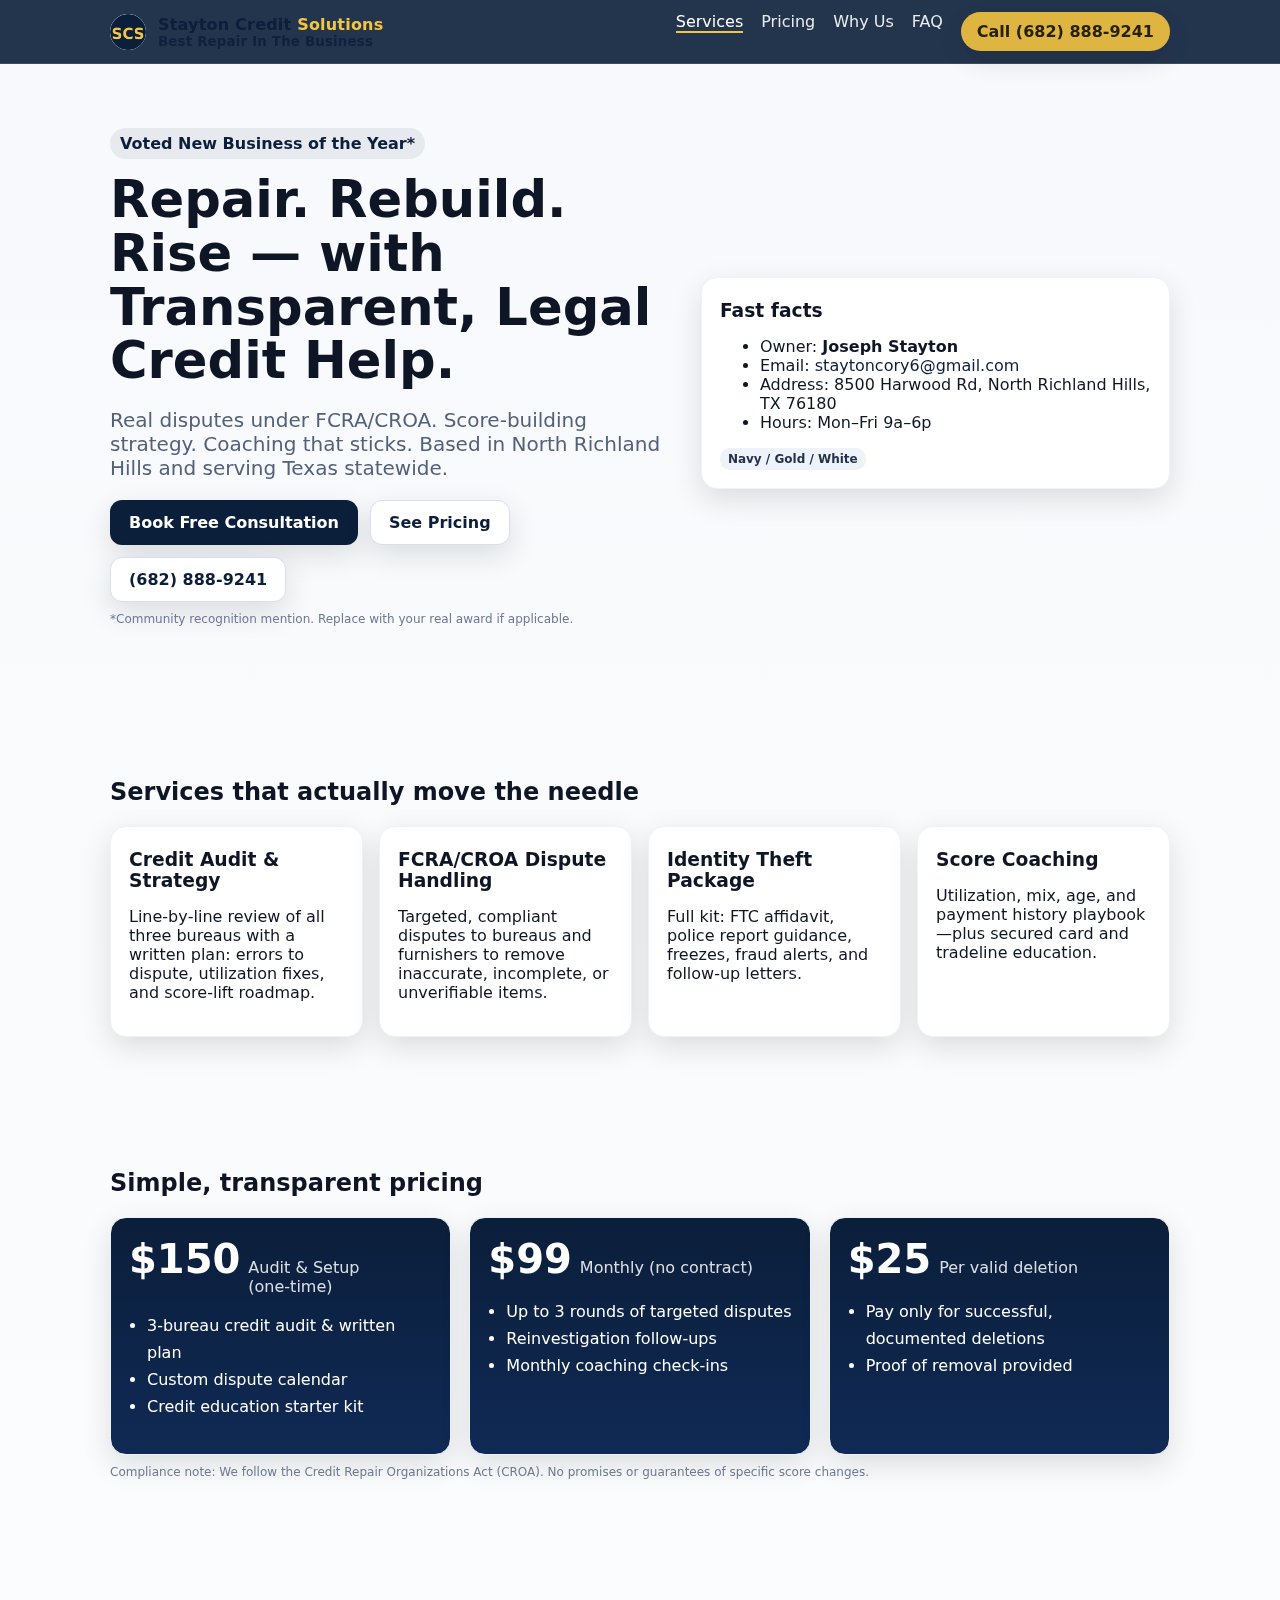
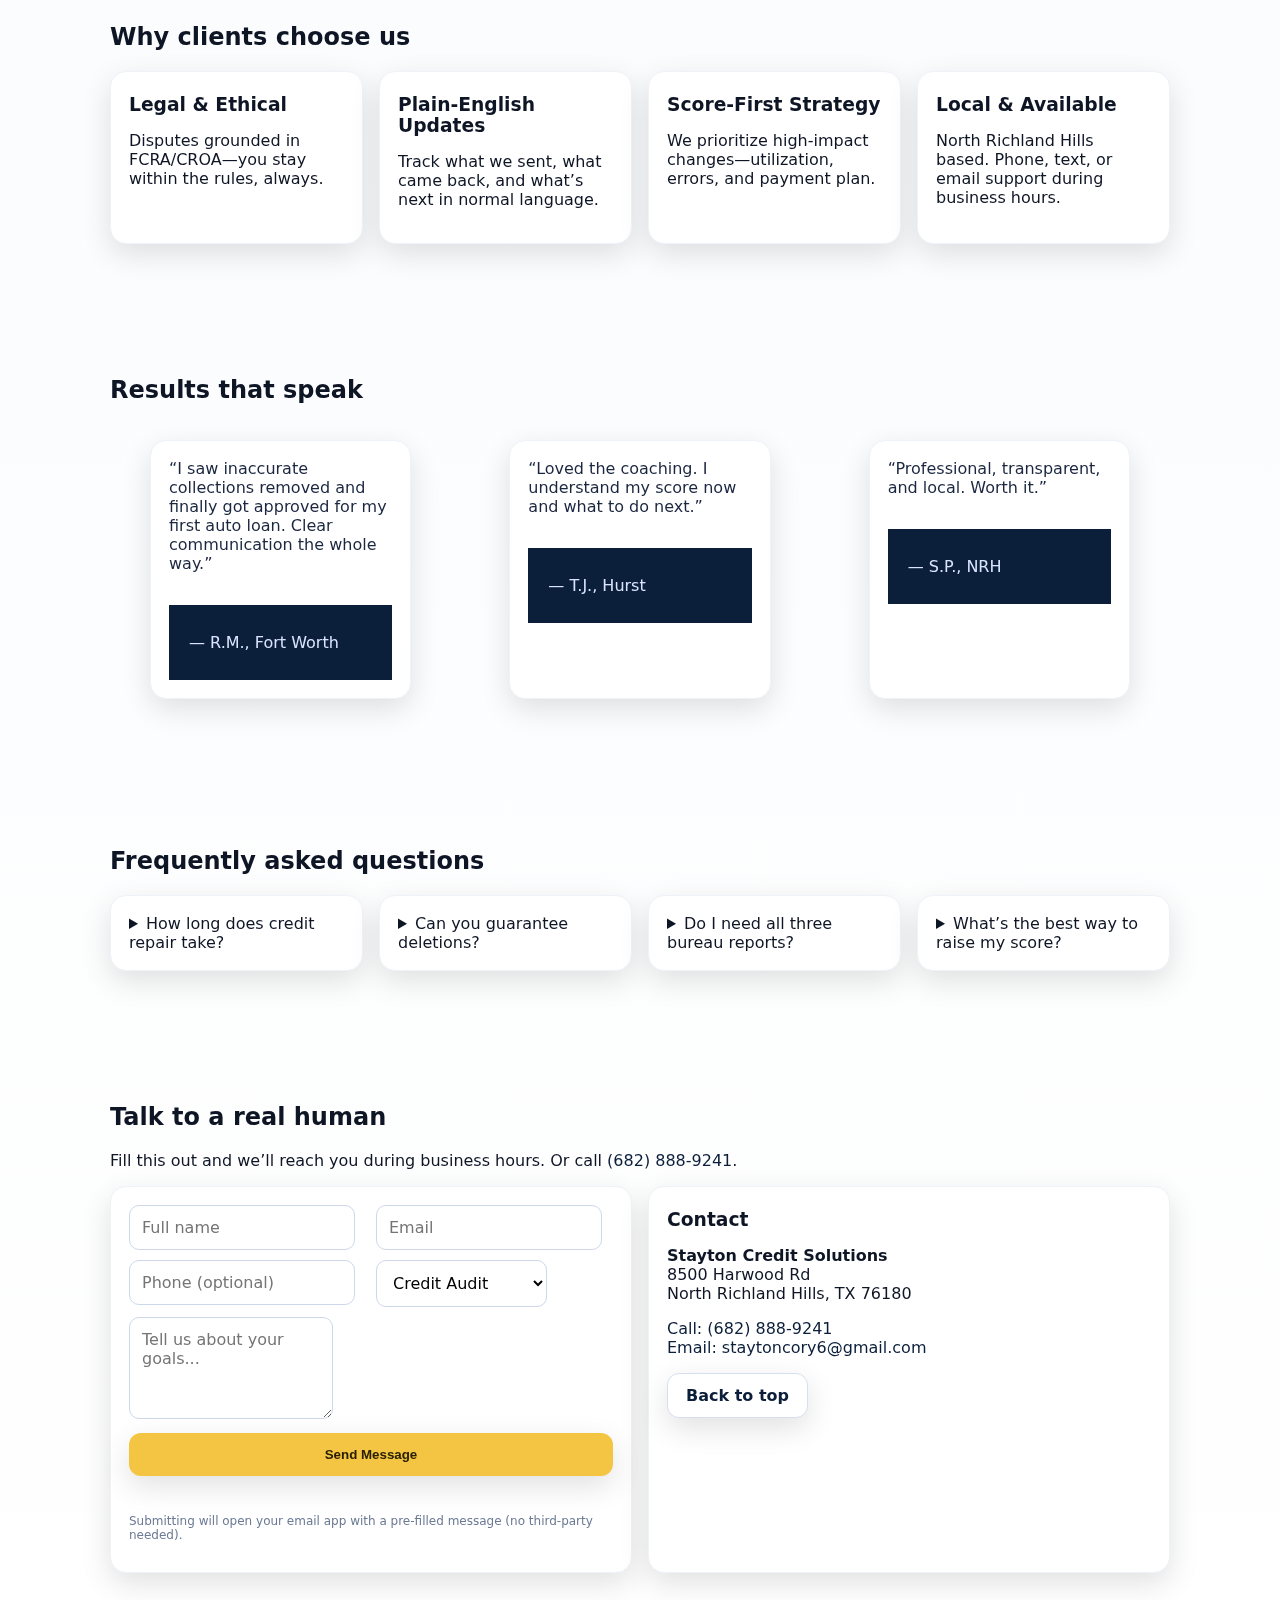
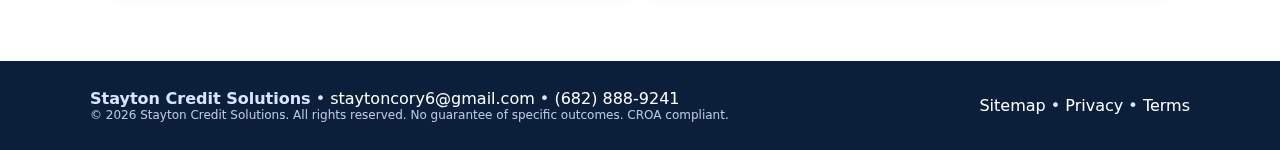
<file: index.html>
<!DOCTYPE html>
<html lang="en">
<head>
  <meta charset="utf-8" />
  <meta name="viewport" content="width=device-width, initial-scale=1" />
  <title>Stayton Credit Solutions — Best Repair In The Business</title>

  <!-- Primary SEO -->
  <meta name="description" content="Stayton Credit Solutions in North Richland Hills, TX — professional credit repair, audits, dispute management, and score coaching. Call (682) 888-9241." />
  <meta name="keywords" content="credit repair North Richland Hills, credit repair near me, fix credit, credit dispute, remove collections, increase credit score, Stayton Credit Solutions, Stayton Credit Repair, Joseph Stayton" />
  <link rel="canonical" href="https://staytoncory6-hash.github.io/StaytonCreditSolutionsApp/

  <!-- Open Graph / Social -->
  <meta property="og:type" content="website" />
  <meta property="og:title" content="Stayton Credit Solutions — Best Repair In The Business" />
  <meta property="og:description" content="Transparent pricing. Legal disputes. Real coaching. Call (682) 888-9241." />
  <meta property="og:url" content="https://your-domain-or-github-pages-url.example/" />
  <meta property="og:image" content="https://your-domain-or-github-pages-url.example/og-image.png" />

  <!-- Favicon (replace with your own) -->
  <link rel="icon" href="favicon.ico" />

  <!-- LocalBusiness Schema Markup -->
  <script type="application/ld+json">
  {
    "@context": "https://schema.org",
    "@type": "LocalBusiness",
    "name": "Stayton Credit Solutions",
    "image": "https://your-domain-or-github-pages-url.example/logo.png",
    "telephone": "+16828889241",
    "email": "staytoncory6@gmail.com",
    "slogan": "Best Repair In The Business",
    "address": {
      "@type": "PostalAddress",
      "streetAddress": "8500 Harwood Rd",
      "addressLocality": "North Richland Hills",
      "addressRegion": "TX",
      "postalCode": "76180",
      "addressCountry": "US"
    },
    "url": "https://your-domain-or-github-pages-url.example/",
    "priceRange": "$$",
    "sameAs": [
      "https://www.facebook.com/",
      "https://www.instagram.com/",
      "https://www.linkedin.com/"
    ],
    "areaServed": {
      "@type": "GeoCircle",
      "geoMidpoint": {
        "@type": "GeoCoordinates",
        "latitude": 32.8343,
        "longitude": -97.2289
      },
      "geoRadius": 80000
    },
    "openingHoursSpecification": [{
      "@type": "OpeningHoursSpecification",
      "dayOfWeek": ["Monday","Tuesday","Wednesday","Thursday","Friday"],
      "opens": "09:00",
      "closes": "18:00"
    }]
  }
  </script>

  <!-- Styles: Navy / Gold / White theme, sticky nav, modern layout -->
  <style>
    :root{
      --navy:#0b1e3a;
      --gold:#f4c542;
      --white:#ffffff;
      --slate:#e9eef5;
      --ink:#0e1525;
      --muted:#52607a;
      --ring: rgba(13, 110, 253, .35);
      --radius: 16px;
      --shadow: 0 10px 30px rgba(0,0,0,.12);
    }
    *{box-sizing:border-box}
    html{scroll-behavior:smooth}
    body{
      margin:0;
      font-family: system-ui, -apple-system, Segoe UI, Roboto, Inter, Arial, sans-serif;
      color:var(--ink);
      background:linear-gradient(180deg,#f7f9fc 0%, #ffffff 100%);
    }
    a{color:var(--navy);text-decoration:none}
    a:focus, button:focus, input:focus, textarea:focus, select:focus{outline:3px solid var(--ring); outline-offset:2px}
    /* Header / Nav */
    header{
      position:sticky; top:0; z-index:1000;
      background:rgba(11,30,58,.9); backdrop-filter:saturate(1.2) blur(6px);
      border-bottom:1px solid rgba(255,255,255,.12);
    }
    .nav{
      max-width:1100px; margin:0 auto; padding:12px 20px;
      display:flex; align-items:center; gap:16px; justify-content:space-between;
      color:var(--white);
    }
    .brand{display:flex; align-items:center; gap:12px; font-weight:800; letter-spacing:.2px}
    .brand img{height:36px; width:36px; border-radius:50%; object-fit:cover; background:#fff}
    .brand small{display:block; font-weight:600; opacity:.85}
    nav ul{display:flex; gap:18px; list-style:none; margin:0; padding:0}
    nav a{color:var(--white); opacity:.9}
    nav a:hover, nav a[aria-current="page"]{opacity:1; border-bottom:2px solid var(--gold)}
    .cta{
      display:inline-flex; align-items:center; gap:10px;
      background:var(--gold); color:#2a2000; font-weight:800; padding:10px 16px; border-radius:999px;
      box-shadow: var(--shadow);
    }
    .cta:hover{transform:translateY(-1px)}
    /* Hero */
    .hero{
      max-width:1100px; margin:0 auto; padding:64px 20px;
      display:grid; grid-template-columns: 1.2fr 1fr; gap:28px; align-items:center;
    }
    .badge{display:inline-block; padding:6px 10px; border-radius:999px; background:#0b1e3a12; color:var(--navy); font-weight:700}
    h1{font-size: clamp(28px, 4vw, 54px); line-height:1.05; margin:14px 0 10px}
    .lead{font-size:clamp(16px, 2.2vw, 20px); color:var(--muted); max-width:60ch}
    .actions{display:flex; gap:12px; flex-wrap:wrap; margin-top:16px}
    .btn{
      display:inline-flex; align-items:center; justify-content:center; gap:8px; padding:12px 18px; border-radius:12px; font-weight:700; border:1px solid #0000; cursor:pointer;
      box-shadow: var(--shadow);
    }
    .btn.primary{background:var(--navy); color:var(--white)}
    .btn.secondary{background:#fff; color:var(--navy); border-color:#d6dfef}
    /* Sections */
    section{padding:56px 20px}
    .wrap{max-width:1100px; margin:0 auto}
    .cards{display:grid; grid-template-columns: repeat(auto-fit,minmax(240px,1fr)); gap:16px}
    .card{background:#fff; border:1px solid #eef2f9; border-radius:var(--radius); padding:18px; box-shadow:var(--shadow)}
    .card h3{margin:4px 0 8px}
    .tag{display:inline-block; background:#eef2f9; color:#24324a; padding:4px 8px; border-radius:10px; font-size:12px; font-weight:700}
    /* Pricing */
    .pricing{display:grid; grid-template-columns: repeat(auto-fit,minmax(260px,1fr)); gap:18px}
    .price{background:linear-gradient(180deg,#0b1e3a, #102a55); color:#fff}
    .price .head{display:flex; align-items:baseline; gap:8px}
    .price .big{font-size:40px; font-weight:900}
    .price .small{opacity:.85}
    .price ul{padding-left:18px; line-height:1.7}
    /* Testimonials */
    .testi{display:grid; grid-template-columns: repeat(auto-fit,minmax(280px,1fr)); gap:18px}
    blockquote{margin:0; font-size:16px; color:#1b2740}
    blockquote footer{margin-top:10px; font-weight:800}
    /* Contact */
    form{display:grid; gap:10px}
    input, textarea, select{
      font:inherit; padding:12px 12px; border:1px solid #cdd7ea; border-radius:10px; background:#fff;
    }
    input:hover, textarea:hover{border-color:#9db2d9}
    button[type="submit"]{background:var(--gold); color:#2a2000; border:none; padding:14px 16px; border-radius:12px; font-weight:900; cursor:pointer; box-shadow:var(--shadow)}
    .grid-2{display:grid; grid-template-columns:1fr 1fr; gap:10px}
    @media (max-width:900px){
      .hero{grid-template-columns:1fr}
      .grid-2{grid-template-columns:1fr}
    }
    /* Footer */
    footer{
      background:var(--navy); color:#dbe4ff; padding:28px 20px; margin-top:32px
    }
    footer a{color:#fff}
    .sub{display:flex; flex-wrap:wrap; gap:10px; align-items:center; justify-content:space-between; max-width:1100px; margin:0 auto}
    .legal{font-size:12px; opacity:.85}
    /* Utility */
    .sr-only{position:absolute;width:1px;height:1px;padding:0;margin:-1px;overflow:hidden;clip:rect(0,0,0,0);white-space:nowrap;border:0}
  </style>
</head>
<body>
  <!-- Header / Navigation -->
  <header role="banner">
    <div class="nav" aria-label="Top Bar">
      <a class="brand" href="#top" aria-label="Stayton Credit Solutions home">
        <img src="logo.png" alt="Stayton Credit Solutions logo" />
        <div>
          <div>Stayton Credit <span style="color:var(--gold)">Solutions</span></div>
          <small>Best Repair In The Business</small>
        </div>
      </a>
      <nav aria-label="Primary">
        <ul>
          <li><a href="#services">Services</a></li>
          <li><a href="#pricing">Pricing</a></li>
          <li><a href="#why-us">Why Us</a></li>
          <li><a href="#faq">FAQ</a></li>
          <li><a href="#contact" class="cta">Call (682) 888‑9241</a></li>
        </ul>
      </nav>
    </div>
  </header>

  <!-- Hero -->
  <main id="top">
    <section class="hero" aria-labelledby="h-title">
      <div>
        <span class="badge" aria-label="Award">Voted New Business of the Year*</span>
        <h1 id="h-title">Repair. Rebuild. Rise — with Transparent, Legal Credit Help.</h1>
        <p class="lead">
          Real disputes under FCRA/CROA. Score‑building strategy. Coaching that sticks.
          Based in North Richland Hills and serving Texas statewide.
        </p>
        <div class="actions">
          <a class="btn primary" href="#contact" aria-label="Book a free consultation">Book Free Consultation</a>
          <a class="btn secondary" href="#pricing" aria-label="See pricing plans">See Pricing</a>
          <a class="btn secondary" href="tel:+16828889241" aria-label="Call now">(682) 888‑9241</a>
        </div>
        <p style="font-size:12px;color:#6c7a95;margin-top:10px">*Community recognition mention. Replace with your real award if applicable.</p>
      </div>
      <div class="card" aria-label="Fast facts">
        <h3>Fast facts</h3>
        <ul>
          <li>Owner: <strong>Joseph Stayton</strong></li>
          <li>Email: <a href="mailto:staytoncory6@gmail.com">staytoncory6@gmail.com</a></li>
          <li>Address: 8500 Harwood Rd, North Richland Hills, TX 76180</li>
          <li>Hours: Mon–Fri 9a–6p</li>
        </ul>
        <div class="tag">Navy / Gold / White</div>
      </div>
    </section>

    <!-- Services -->
    <section id="services" class="wrap" aria-labelledby="s-title">
      <h2 id="s-title">Services that actually move the needle</h2>
      <div class="cards" role="list">
        <article class="card" role="listitem">
          <h3>Credit Audit & Strategy</h3>
          <p>Line‑by‑line review of all three bureaus with a written plan: errors to dispute, utilization fixes, and score‑lift roadmap.</p>
        </article>
        <article class="card" role="listitem">
          <h3>FCRA/CROA Dispute Handling</h3>
          <p>Targeted, compliant disputes to bureaus and furnishers to remove inaccurate, incomplete, or unverifiable items.</p>
        </article>
        <article class="card" role="listitem">
          <h3>Identity Theft Package</h3>
          <p>Full kit: FTC affidavit, police report guidance, freezes, fraud alerts, and follow‑up letters.</p>
        </article>
        <article class="card" role="listitem">
          <h3>Score Coaching</h3>
          <p>Utilization, mix, age, and payment history playbook—plus secured card and tradeline education.</p>
        </article>
      </div>
    </section>

    <!-- Pricing -->
    <section id="pricing" class="wrap" aria-labelledby="p-title">
      <h2 id="p-title">Simple, transparent pricing</h2>
      <div class="pricing">
        <article class="card price" aria-label="Audit & Setup">
          <div class="head">
            <div class="big">$150</div><div class="small">Audit & Setup (one‑time)</div>
          </div>
          <ul>
            <li>3‑bureau credit audit & written plan</li>
            <li>Custom dispute calendar</li>
            <li>Credit education starter kit</li>
          </ul>
        </article>
        <article class="card price" aria-label="Monthly Service">
          <div class="head">
            <div class="big">$99</div><div class="small">Monthly (no contract)</div>
          </div>
          <ul>
            <li>Up to 3 rounds of targeted disputes</li>
            <li>Reinvestigation follow‑ups</li>
            <li>Monthly coaching check‑ins</li>
          </ul>
        </article>
        <article class="card price" aria-label="Per‑Deletion">
          <div class="head">
            <div class="big">$25</div><div class="small">Per valid deletion</div>
          </div>
          <ul>
            <li>Pay only for successful, documented deletions</li>
            <li>Proof of removal provided</li>
          </ul>
        </article>
      </div>
      <p style="color:#6c7a95; font-size:12px; margin-top:10px">
        Compliance note: We follow the Credit Repair Organizations Act (CROA). No promises or guarantees of specific score changes.
      </p>
    </section>

    <!-- Why Us -->
    <section id="why-us" class="wrap" aria-labelledby="w-title">
      <h2 id="w-title">Why clients choose us</h2>
      <div class="cards">
        <div class="card">
          <h3>Legal & Ethical</h3>
          <p>Disputes grounded in FCRA/CROA—you stay within the rules, always.</p>
        </div>
        <div class="card">
          <h3>Plain‑English Updates</h3>
          <p>Track what we sent, what came back, and what’s next in normal language.</p>
        </div>
        <div class="card">
          <h3>Score‑First Strategy</h3>
          <p>We prioritize high‑impact changes—utilization, errors, and payment plan.</p>
        </div>
        <div class="card">
          <h3>Local & Available</h3>
          <p>North Richland Hills based. Phone, text, or email support during business hours.</p>
        </div>
      </div>
    </section>

    <!-- Testimonials -->
    <section id="testimonials" class="wrap" aria-labelledby="t-title">
      <h2 id="t-title">Results that speak</h2>
      <div class="testi">
        <figure class="card">
          <blockquote>“I saw inaccurate collections removed and finally got approved for my first auto loan. Clear communication the whole way.”</blockquote>
          <footer>— R.M., Fort Worth</footer>
        </figure>
        <figure class="card">
          <blockquote>“Loved the coaching. I understand my score now and what to do next.”</blockquote>
          <footer>— T.J., Hurst</footer>
        </figure>
        <figure class="card">
          <blockquote>“Professional, transparent, and local. Worth it.”</blockquote>
          <footer>— S.P., NRH</footer>
        </figure>
      </div>
    </section>

    <!-- FAQ -->
    <section id="faq" class="wrap" aria-labelledby="f-title">
      <h2 id="f-title">Frequently asked questions</h2>
      <div class="cards">
        <div class="card">
          <details>
            <summary>How long does credit repair take?</summary>
            <p>Most see movement within 30–90 days, but timing varies by case and response from bureaus/furnishers.</p>
          </details>
        </div>
        <div class="card">
          <details>
            <summary>Can you guarantee deletions?</summary>
            <p>No one can legally guarantee results. We dispute inaccurate, incomplete, or unverifiable items under the FCRA and escalate with proof.</p>
          </details>
        </div>
        <div class="card">
          <details>
            <summary>Do I need all three bureau reports?</summary>
            <p>Yes—errors can appear on one but not another. We pull or help you obtain all three.</p>
          </details>
        </div>
        <div class="card">
          <details>
            <summary>What’s the best way to raise my score?</summary>
            <p>Manage utilization, build positive history, fix errors, and keep on‑time payments. We provide a customized plan.</p>
          </details>
        </div>
      </div>
    </section>

    <!-- Contact -->
    <section id="contact" class="wrap" aria-labelledby="c-title" aria-describedby="c-desc">
      <h2 id="c-title">Talk to a real human</h2>
      <p id="c-desc">Fill this out and we’ll reach you during business hours. Or call <a href="tel:+16828889241">(682) 888‑9241</a>.</p>
      <div class="cards">
        <form id="contactForm" class="card" aria-label="Contact form">
          <div class="grid-2">
            <div>
              <label for="name" class="sr-only">Full name</label>
              <input id="name" name="name" placeholder="Full name" required />
            </div>
            <div>
              <label for="email" class="sr-only">Email</label>
              <input id="email" name="email" type="email" placeholder="Email" required />
            </div>
          </div>
          <div class="grid-2">
            <div>
              <label for="phone" class="sr-only">Phone</label>
              <input id="phone" name="phone" type="tel" placeholder="Phone (optional)" />
            </div>
            <div>
              <label for="service" class="sr-only">Service</label>
              <select id="service" name="service">
                <option value="Audit">Credit Audit</option>
                <option value="Disputes">Disputes</option>
                <option value="ID Theft">Identity Theft</option>
                <option value="Coaching">Score Coaching</option>
              </select>
            </div>
          </div>
          <div>
            <label for="message" class="sr-only">Message</label>
            <textarea id="message" name="message" rows="4" placeholder="Tell us about your goals..."></textarea>
          </div>
          <button type="submit" aria-label="Send message">Send Message</button>
          <p id="formStatus" role="status" aria-live="polite" style="margin:6px 0 0; font-size:13px; color:#1b5e20"></p>
          <p style="font-size:12px;color:#6c7a95">Submitting will open your email app with a pre‑filled message (no third‑party needed).</p>
        </form>

        <div class="card" aria-label="Contact details">
          <h3>Contact</h3>
          <p><strong>Stayton Credit Solutions</strong><br/>
            8500 Harwood Rd<br/>North Richland Hills, TX 76180</p>
          <p><a href="tel:+16828889241">Call: (682) 888‑9241</a><br/>
            <a href="mailto:staytoncory6@gmail.com">Email: staytoncory6@gmail.com</a></p>
          <p><a href="#top" class="btn secondary">Back to top</a></p>
        </div>
      </div>
    </section>
  </main>

  <!-- Footer -->
  <footer role="contentinfo">
    <div class="sub">
      <div>
        <strong>Stayton Credit Solutions</strong> • <a href="mailto:staytoncory6@gmail.com">staytoncory6@gmail.com</a> • <a href="tel:+16828889241">(682) 888‑9241</a>
        <div class="legal">© <span id="year"></span> Stayton Credit Solutions. All rights reserved. No guarantee of specific outcomes. CROA compliant.</div>
      </div>
      <div>
        <a href="sitemap.xml">Sitemap</a> • <a href="#" aria-label="Privacy policy placeholder">Privacy</a> • <a href="#" aria-label="Terms of service placeholder">Terms</a>
      </div>
    </div>
  </footer>

  <!-- Minimal JS: active nav, year, and mailto submit -->
  <script>
    // Active link highlighting
    const links=[...document.querySelectorAll('nav a[href^="#"]')];
    const sections=links.map(a=>document.querySelector(a.getAttribute('href'))).filter(Boolean);
    const io=new IntersectionObserver(entries=>{
      entries.forEach(e=>{
        const id = '#' + e.target.id;
        const link = links.find(a=>a.getAttribute('href')===id);
        if(link){ link.setAttribute('aria-current', e.isIntersecting? 'page' : null); }
      });
    },{ threshold:.5 });
    sections.forEach(s=>io.observe(s));

    // Year
    document.getElementById('year').textContent = new Date().getFullYear();

    // Contact form -> opens user's email client with prefilled message
    document.getElementById('contactForm').addEventListener('submit', function(ev){
      ev.preventDefault();
      const data = new FormData(this);
      const body = [
        'Name: ' + (data.get('name')||''),
        'Email: ' + (data.get('email')||''),
        'Phone: ' + (data.get('phone')||''),
        'Service: ' + (data.get('service')||''),
        '',
        (data.get('message')||'')
      ].join('%0D%0A');
      const mailto = `mailto:staytoncory6@gmail.com?subject=New%20Lead%20from%20Website&body=${body}`;
      window.location.href = mailto;
      const status = document.getElementById('formStatus');
      status.textContent = 'Opening your email app... If nothing happens, email us directly.';
    });
  </script>
</body>
</html>
</file>
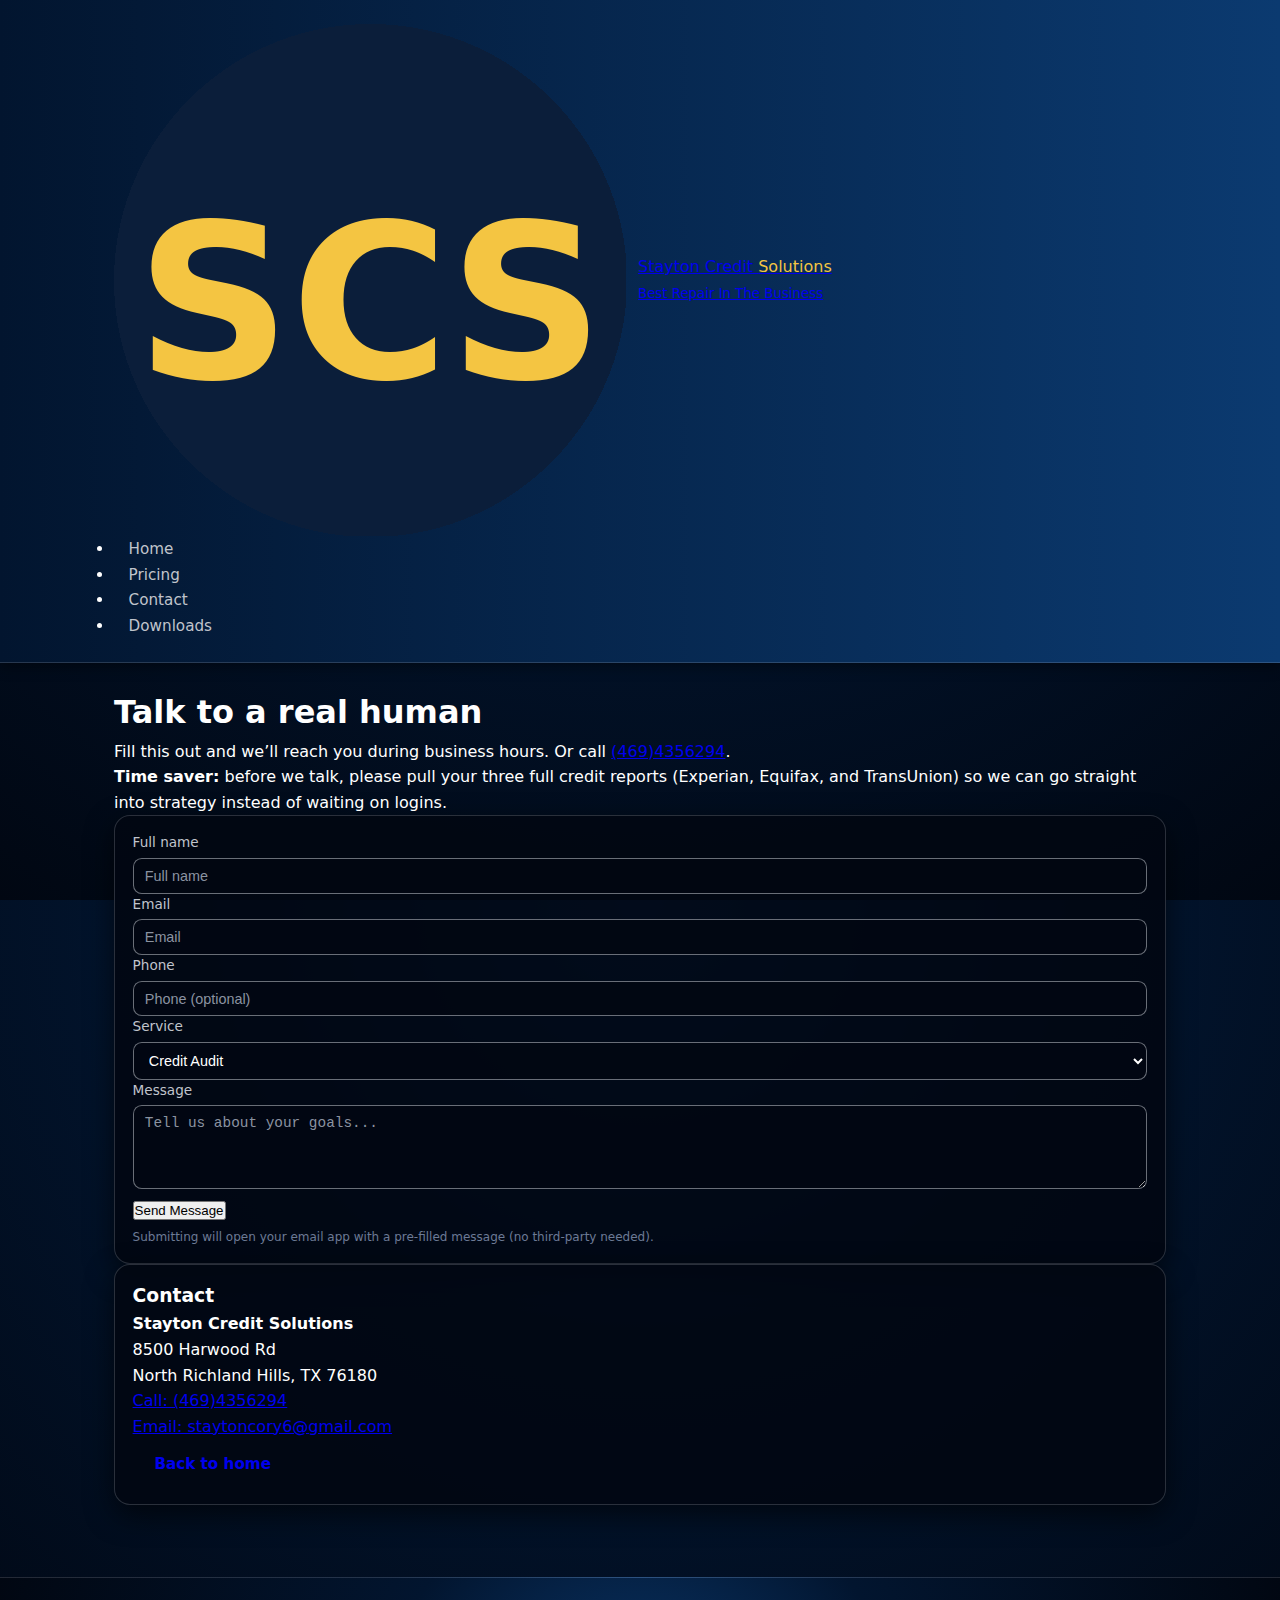
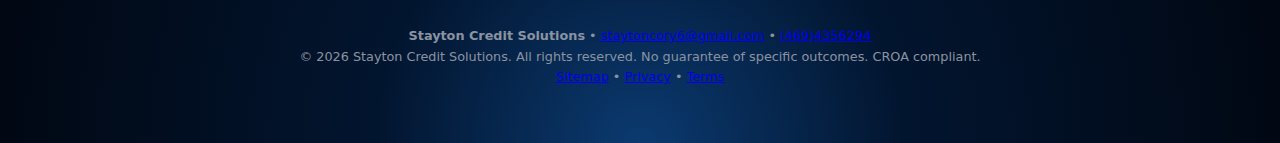
<file: contact.html>
<!DOCTYPE html>
<html lang="en">
<head>
  <meta charset="utf-8" />
  <meta name="viewport" content="width=device-width, initial-scale=1" />
  <title>Contact — Stayton Credit Solutions</title>
  <meta name="description" content="Talk to a real human about credit repair and score coaching. Call or message us. Save time by having all three credit reports ready." />

  <!-- Canonical -->
  <link rel="canonical" href="https://staytoncory6-hash.github.io/StaytonCreditSolutionsApp/contact.html" />

  <!-- Favicon / CSS -->
  <link rel="icon" href="favicon.ico" />
  <link rel="stylesheet" href="style.css" />

  <!-- Open Graph -->
  <meta property="og:type" content="website" />
  <meta property="og:title" content="Contact — Stayton Credit Solutions" />
  <meta property="og:description" content="Talk to a real human about credit repair and score coaching. Call or message us. Save time by having all three credit reports ready." />
  <meta property="og:url" content="https://staytoncory6-hash.github.io/StaytonCreditSolutionsApp/contact.html" />
  <meta property="og:image" content="https://staytoncory6-hash.github.io/StaytonCreditSolutionsApp/og-image.png" />

  <!-- Twitter -->
  <meta name="twitter:card" content="summary_large_image" />
  <meta name="theme-color" content="#0b1e3a" />

  <!-- PWA -->
  <link rel="manifest" href="manifest.webmanifest" />

  <!-- LocalBusiness schema -->
  <script type="application/ld+json">
  {
    "@context": "https://schema.org",
    "@type": "LocalBusiness",
    "name": "Stayton Credit Solutions",
    "image": "https://staytoncory6-hash.github.io/StaytonCreditSolutionsApp/logo.png",
    "telephone": "+14694356294",
    "email": "staytoncory6@gmail.com",
    "slogan": "Best Repair In The Business",
    "address": {
      "@type": "PostalAddress",
      "streetAddress": "8500 Harwood Rd",
      "addressLocality": "North Richland Hills",
      "addressRegion": "TX",
      "postalCode": "76180",
      "addressCountry": "US"
    },
    "url": "https://staytoncory6-hash.github.io/StaytonCreditSolutionsApp/",
    "priceRange": "$$"
  }
  </script>
</head>
<body>
  <header role="banner">
    <div class="container nav" aria-label="Top Bar">
      <a class="brand" href="index.html" aria-label="Stayton Credit Solutions home">
        <img src="logo.png" alt="Stayton Credit Solutions logo" />
        <div>
          <div>Stayton Credit <span style="color:#f4c542">Solutions</span></div>
          <small>Best Repair In The Business</small>
        </div>
      </a>
      <nav aria-label="Primary">
        <ul>
          <li><a href="index.html">Home</a></li>
          <li><a href="pricing.html">Pricing</a></li>
          <li><a href="contact.html" aria-current="page">Contact</a></li>
          <li><a href="downloads.html" class="cta">Downloads</a></li>
        </ul>
      </nav>
    </div>
  </header>

  <main class="container" id="contact" aria-labelledby="c-title" aria-describedby="c-desc">
    <section>
      <h1 id="c-title">Talk to a real human</h1>
      <p id="c-desc">
        Fill this out and we’ll reach you during business hours. Or call
        <a href="tel:+14694356294">(469)4356294</a>.
        <br />
        <strong>Time saver:</strong> before we talk, please pull your three full credit reports
        (Experian, Equifax, and TransUnion) so we can go straight into strategy instead of
        waiting on logins.
      </p>

      <div class="cards">
        <!-- Contact Form -->
        <form id="contactForm" class="card" aria-label="Contact form">
          <div class="grid-2">
            <div>
              <label for="name" class="sr-only">Full name</label>
              <input id="name" name="name" placeholder="Full name" required />
            </div>
            <div>
              <label for="email" class="sr-only">Email</label>
              <input id="email" name="email" type="email" placeholder="Email" required />
            </div>
          </div>

          <div class="grid-2">
            <div>
              <label for="phone" class="sr-only">Phone</label>
              <input id="phone" name="phone" type="tel" placeholder="Phone (optional)" />
            </div>
            <div>
              <label for="service" class="sr-only">Service</label>
              <select id="service" name="service">
                <option value="Audit">Credit Audit</option>
                <option value="Disputes">Disputes</option>
                <option value="ID Theft">Identity Theft</option>
                <option value="Coaching">Score Coaching</option>
              </select>
            </div>
          </div>

          <div>
            <label for="message" class="sr-only">Message</label>
            <textarea id="message" name="message" rows="4" placeholder="Tell us about your goals..."></textarea>
          </div>

          <button type="submit" aria-label="Send message">Send Message</button>

          <p id="formStatus" role="status" aria-live="polite" style="margin:6px 0 0; font-size:13px; color:#1b5e20"></p>
          <p style="font-size:12px;color:#6c7a95">
            Submitting will open your email app with a pre-filled message (no third-party needed).
          </p>
        </form>

        <!-- Contact Details -->
        <div class="card" aria-label="Contact details">
          <h3>Contact</h3>
          <p>
            <strong>Stayton Credit Solutions</strong><br/>
            8500 Harwood Rd<br/>
            North Richland Hills, TX 76180
          </p>
          <p>
            <a href="tel:+14694356294">Call: (469)4356294</a><br/>
            <a href="mailto:staytoncory6@gmail.com">Email: staytoncory6@gmail.com</a>
          </p>
          <p><a href="index.html" class="btn secondary">Back to home</a></p>
        </div>
      </div>
    </section>
  </main>

  <footer role="contentinfo">
    <div class="container sub">
      <div>
        <strong>Stayton Credit Solutions</strong> •
        <a href="mailto:staytoncory6@gmail.com">staytoncory6@gmail.com</a> •
        <a href="tel:+14694356294">(469)4356294</a>
        <div class="legal">
          © <span id="year">2025</span> Stayton Credit Solutions. All rights reserved.
          No guarantee of specific outcomes. CROA compliant.
        </div>
      </div>
      <div>
        <a href="sitemap.xml">Sitemap</a> •
        <a href="privacy.html" aria-label="Privacy policy">Privacy</a> •
        <a href="terms.html" aria-label="Terms of service">Terms</a>
      </div>
    </div>
  </footer>

  <script src="script.js" defer></script>
</body>
</html>
</file>
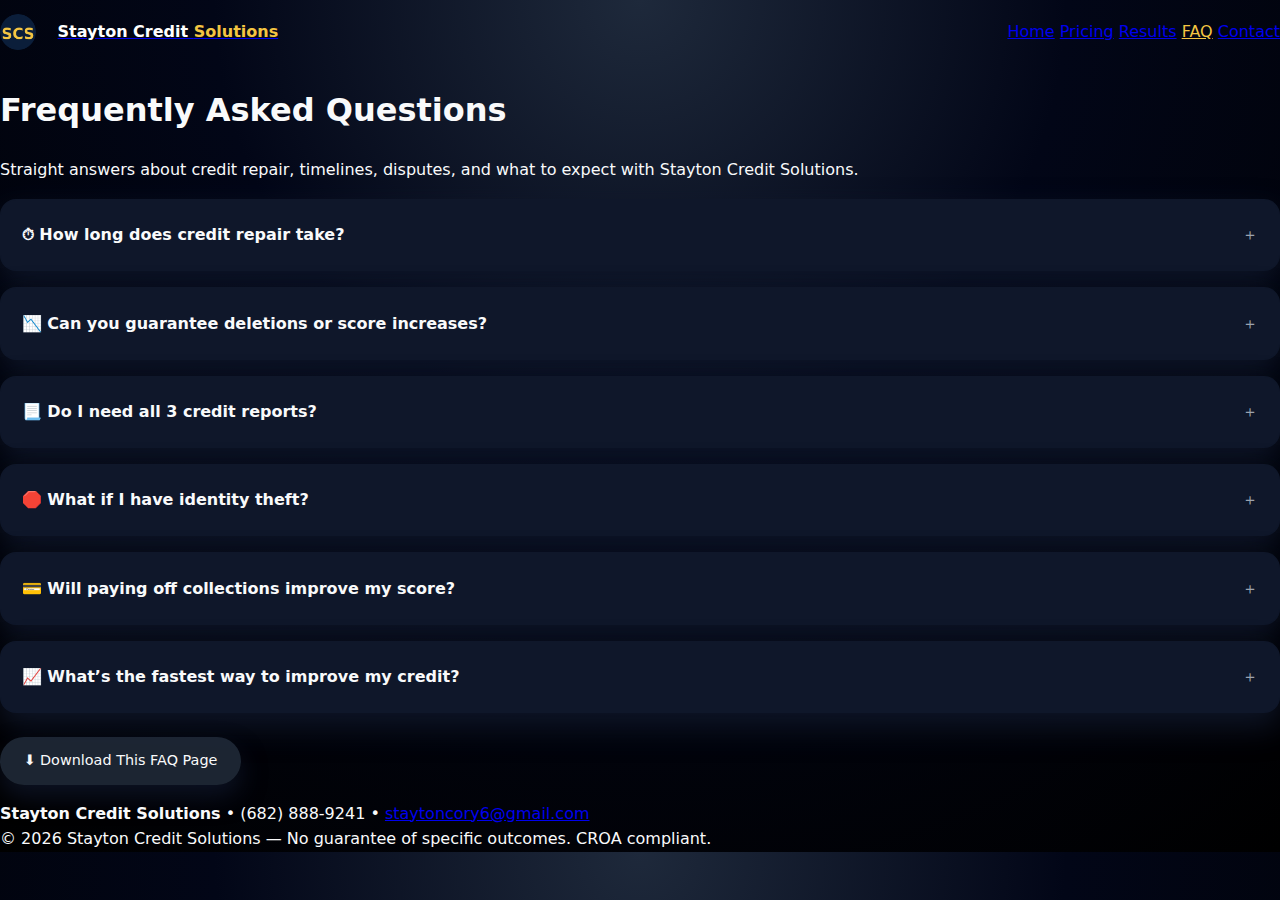
<file: FAQ.html>
<!DOCTYPE html>
<html lang="en">
<head>
  <meta charset="UTF-8">
  <meta name="viewport" content="width=device-width, initial-scale=1.0">
  <title>FAQ — Stayton Credit Solutions</title>

  <!-- SEO -->
  <meta name="description" content="Frequently asked questions about credit repair, disputes, how long it takes, and how Stayton Credit Solutions helps.">
  <link rel="canonical" href="https://your-github-pages-url.example/faq.html">

  <!-- Stylesheet -->
  <link rel="stylesheet" href="styles.css">
  <link rel="icon" href="favicon.ico">

  <!-- Open Graph (Social Preview) -->
  <meta property="og:title" content="FAQ — Stayton Credit Solutions">
  <meta property="og:description" content="Answers to credit repair questions — timelines, disputes, legal compliance, and identity theft.">
  <meta property="og:image" content="og-image.png">
</head>
<body>

  <!-- Header Navigation (Same as other pages) -->
  <header>
    <div class="nav">
      <a class="brand" href="index.html">
        <img src="logo.png" alt="Stayton Credit Solutions" style="height:36px;width:36px;border-radius:50%;">
        <span style="color:#fff;font-weight:700;margin-left:8px;">Stayton Credit <span style="color:#f4c542;">Solutions</span></span>
      </a>
      <nav>
        <a href="index.html">Home</a>
        <a href="pricing.html">Pricing</a>
        <a href="results.html">Results</a>
        <a href="faq.html" style="text-decoration:underline;color:#f4c542;">FAQ</a>
        <a href="contact.html">Contact</a>
      </nav>
    </div>
  </header>

  <!-- Page Content -->
  <main class="wrap">
    <h1>Frequently Asked Questions</h1>
    <p class="lead">Straight answers about credit repair, timelines, disputes, and what to expect with Stayton Credit Solutions.</p>

    <section class="faq-list">

      <details class="card">
        <summary><strong>⏱ How long does credit repair take?</strong></summary>
        <p>Most clients begin seeing results within 30–90 days depending on their credit reports, the bureaus’ response times, and how fast documents are provided.</p>
      </details>

      <details class="card">
        <summary><strong>📉 Can you guarantee deletions or score increases?</strong></summary>
        <p>No legitimate credit repair company can guarantee results — this is federal law (CROA). What we guarantee is legal disputes, transparency, and documentation of everything we do.</p>
      </details>

      <details class="card">
        <summary><strong>📃 Do I need all 3 credit reports?</strong></summary>
        <p>Yes. Items can appear on one bureau but not the others. We help you securely get reports from Experian, Equifax, and TransUnion.</p>
      </details>

      <details class="card">
        <summary><strong>🛑 What if I have identity theft?</strong></summary>
        <p>We guide you through filing an FTC Identity Theft Report, police report if needed, setting up freezes, fraud alerts, and sending disputes to remove fraudulent accounts.</p>
      </details>

      <details class="card">
        <summary><strong>💳 Will paying off collections improve my score?</strong></summary>
        <p>Sometimes no. A paid collection can still hurt your score. That’s why we focus on accuracy, deletion possibilities, and proper reporting first.</p>
      </details>

      <details class="card">
        <summary><strong>📈 What’s the fastest way to improve my credit?</strong></summary>
        <p>Lower credit card utilization, dispute errors, build positive history (secured cards or authorized users), and never miss payments.</p>
      </details>
    </section>

    <!-- Download Button -->
    <p style="margin-top:24px;">
      <a href="faq.html" download class="btn blue">⬇ Download This FAQ Page</a>
    </p>
  </main>

  <!-- Footer -->
  <footer>
    <div class="sub">
      <div>
        <strong>Stayton Credit Solutions</strong> • (682) 888-9241 •
        <a href="mailto:staytoncory6@gmail.com">staytoncory6@gmail.com</a>
        <div class="legal">© <span id="year"></span> Stayton Credit Solutions — No guarantee of specific outcomes. CROA compliant.</div>
      </div>
    </div>
  </footer>

  <!-- Auto Year JS -->
  <script>
    document.getElementById('year').textContent = new Date().getFullYear();
  </script>

</body>
</html>
</file>
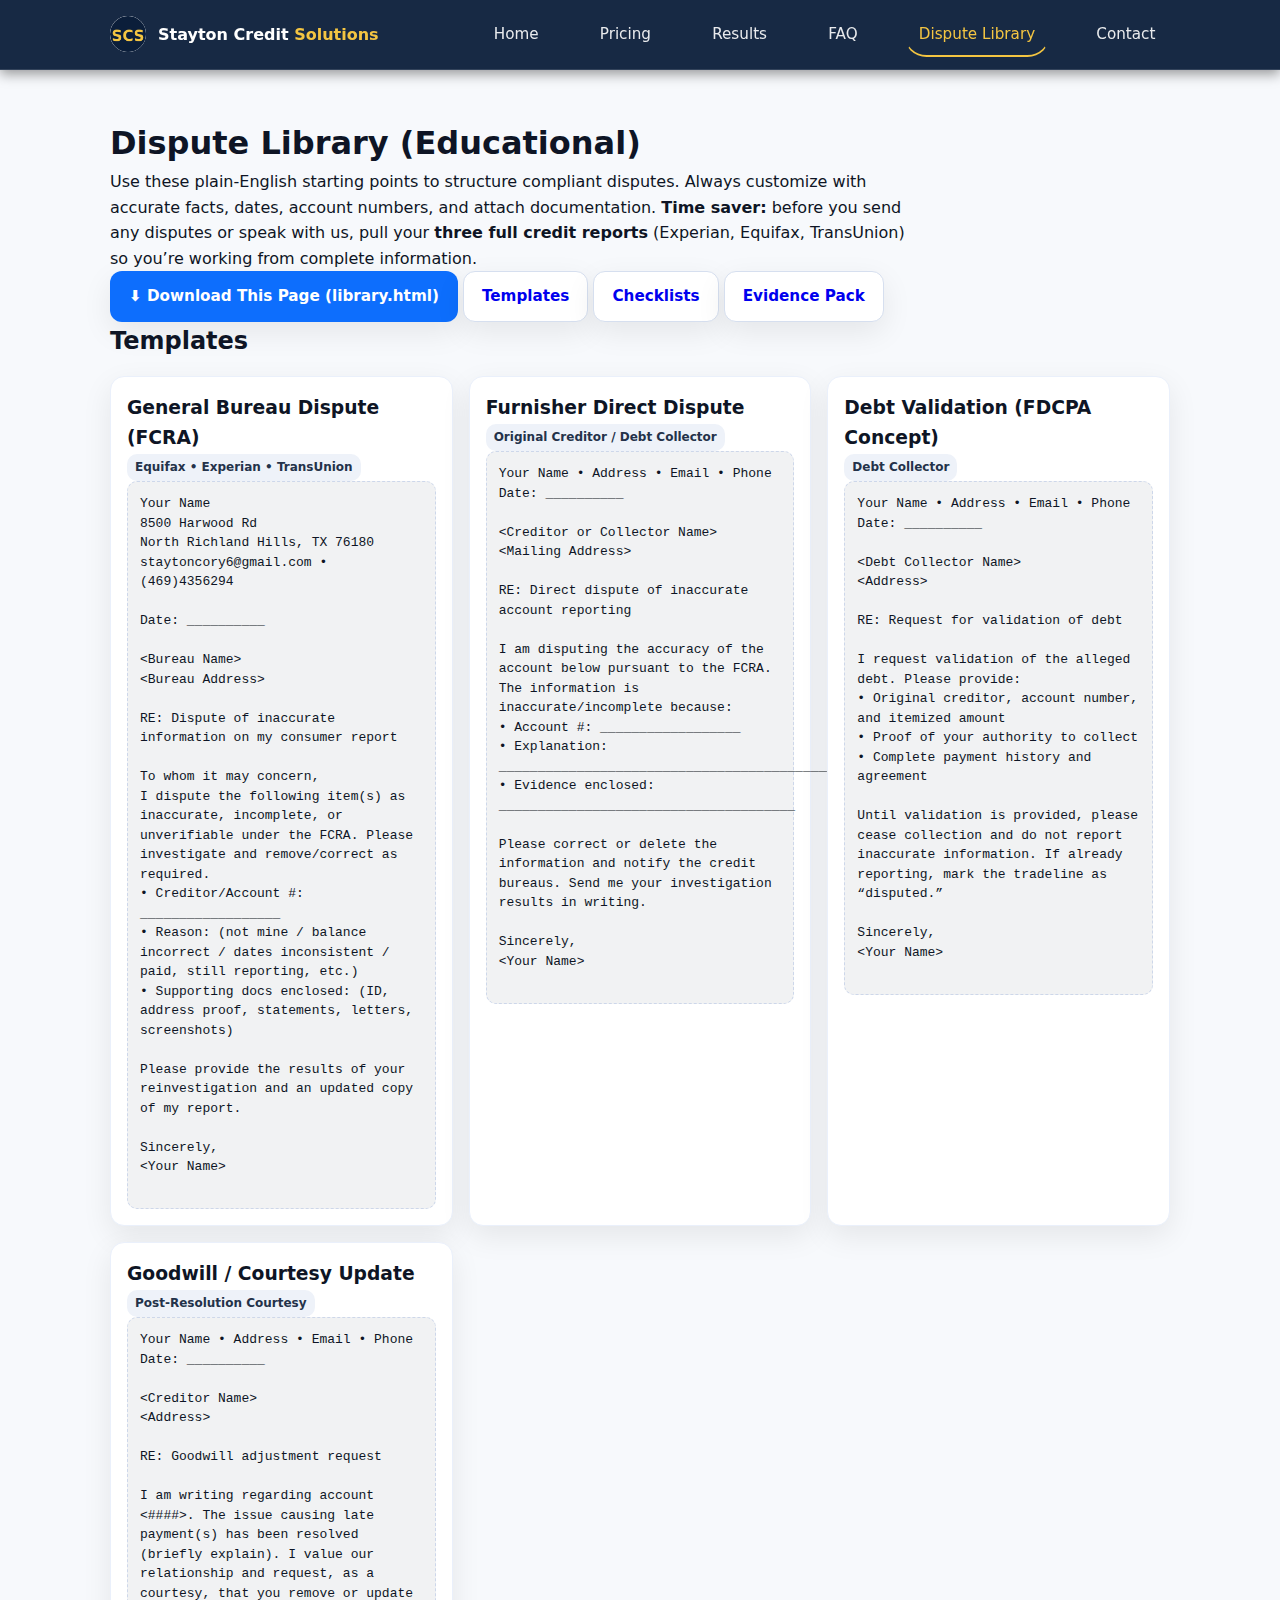
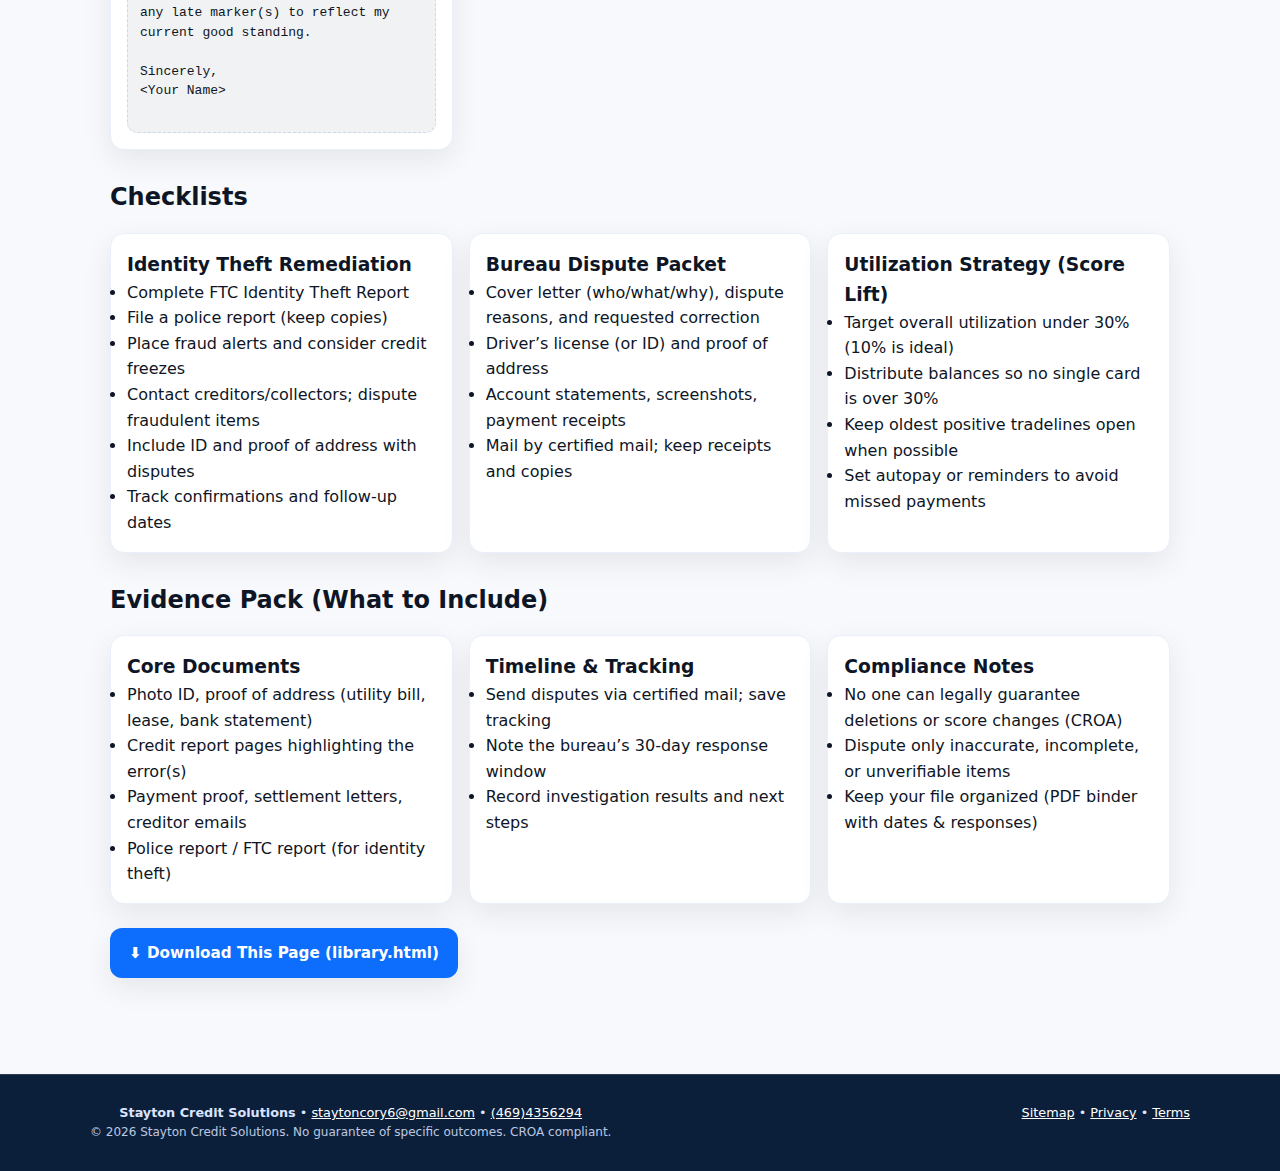
<file: library.html>
<!DOCTYPE html>
<html lang="en">
<head>
  <!-- Meta / SEO -->
  <meta charset="utf-8" />
  <meta name="viewport" content="width=device-width, initial-scale=1" />
  <title>Dispute Library — Stayton Credit Solutions</title>
  <meta name="description" content="Plain-English credit dispute templates, identity theft checklist, and evidence pack guide from Stayton Credit Solutions." />
  <link rel="canonical" href="https://staytoncory6-hash.github.io/StaytonCreditSolutionsApp/library.html" />

  <!-- Open Graph -->
  <meta property="og:type" content="website" />
  <meta property="og:title" content="Dispute Library — Stayton Credit Solutions" />
  <meta property="og:description" content="Templates and checklists for compliant credit disputes and identity theft remediation." />
  <meta property="og:image" content="og-image.png" />

  <!-- Brand assets -->
  <link rel="icon" href="favicon.ico" />
  <link rel="stylesheet" href="style.css" />

  <style>
    /* Page-specific light styling in case style.css is missing */
    :root{--navy:#0b1e3a;--gold:#f4c542;--ink:#0e1525}
    body{margin:0;font-family:system-ui,-apple-system,Segoe UI,Roboto,Arial,sans-serif;color:var(--ink);background:#f7f9fc}
    .nav{max-width:1100px;margin:0 auto;padding:12px 20px;display:flex;align-items:center;justify-content:space-between}
    header{position:sticky;top:0;z-index:1000;background:rgba(11,30,58,.95);border-bottom:1px solid rgba(255,255,255,.12)}
    header a{color:#fff;text-decoration:none}
    .brand{display:flex;align-items:center;gap:12px;font-weight:800}
    .brand img{height:36px;width:36px;border-radius:50%;object-fit:cover;background:#fff}
    nav a{margin-left:16px;opacity:.9}
    nav a:hover, nav a[aria-current="page"]{opacity:1;border-bottom:2px solid var(--gold)}
    .wrap{max-width:1100px;margin:0 auto;padding:48px 20px}
    h1{margin-top:0}
    .grid{display:grid;grid-template-columns:repeat(auto-fit,minmax(280px,1fr));gap:16px}
    .card{background:#fff;border:1px solid #eaf0fb;border-radius:14px;padding:16px;box-shadow:0 10px 30px rgba(0,0,0,.08)}
    pre{white-space:pre-wrap;line-height:1.5;background:#0b1e3a0f;border:1px dashed #cdd7ea;border-radius:10px;padding:12px}
    .tag{display:inline-block;background:#eef2f9;color:#24324a;padding:4px 8px;border-radius:10px;font-size:12px;font-weight:700}
    .btn{display:inline-flex;align-items:center;gap:8px;padding:12px 18px;border-radius:12px;font-weight:700;border:1px solid transparent;cursor:pointer;box-shadow:0 10px 30px rgba(0,0,0,.08)}
    .btn.blue{background:#0d6efd;color:#fff}
    footer{background:#0b1e3a;color:#dbe4ff;padding:28px 20px}
    footer a{color:#fff}
    .sub{max-width:1100px;margin:0 auto;display:flex;justify-content:space-between;flex-wrap:wrap;gap:10px}
    .legal{font-size:12px;opacity:.85}
    details summary{cursor:pointer}
    .lead{max-width:800px}
  </style>
</head>
<body>

  <!-- Header / Navigation -->
  <header role="banner">
    <div class="nav" aria-label="Top Bar">
      <a class="brand" href="index.html" aria-label="Stayton Credit Solutions home">
        <img src="logo.png" alt="Stayton Credit Solutions logo" />
        <span>Stayton Credit <span style="color:var(--gold)">Solutions</span></span>
      </a>
      <nav aria-label="Primary">
        <a href="index.html">Home</a>
        <a href="pricing.html">Pricing</a>
        <a href="results.html">Results</a>
        <a href="faq.html">FAQ</a>
        <a href="library.html" aria-current="page" style="color:#f4c542">Dispute Library</a>
        <a href="contact.html">Contact</a>
      </nav>
    </div>
  </header>

  <!-- Main -->
  <main class="wrap" id="top">
    <h1>Dispute Library (Educational)</h1>
    <p class="lead">
      Use these plain-English starting points to structure compliant disputes. Always customize
      with accurate facts, dates, account numbers, and attach documentation.
      <strong>Time saver:</strong> before you send any disputes or speak with us, pull your
      <strong>three full credit reports</strong> (Experian, Equifax, TransUnion) so you’re
      working from complete information.
    </p>

    <!-- Quick Links -->
    <p>
      <a class="btn blue" href="library.html" download>⬇ Download This Page (library.html)</a>
      <a class="btn" href="#templates" style="background:#fff;border:1px solid #d6dfef">Templates</a>
      <a class="btn" href="#checklists" style="background:#fff;border:1px solid #d6dfef">Checklists</a>
      <a class="btn" href="#evidence" style="background:#fff;border:1px solid #d6dfef">Evidence Pack</a>
    </p>

    <!-- Templates -->
    <section id="templates" class="grid" aria-labelledby="t-head">
      <h2 id="t-head" style="grid-column:1/-1">Templates</h2>

      <article class="card">
        <h3>General Bureau Dispute (FCRA)</h3>
        <span class="tag">Equifax • Experian • TransUnion</span>
        <pre>
Your Name
8500 Harwood Rd
North Richland Hills, TX 76180
staytoncory6@gmail.com • (469)4356294

Date: __________

&lt;Bureau Name&gt;
&lt;Bureau Address&gt;

RE: Dispute of inaccurate information on my consumer report

To whom it may concern,
I dispute the following item(s) as inaccurate, incomplete, or unverifiable under the FCRA. Please investigate and remove/correct as required.
• Creditor/Account #: __________________
• Reason: (not mine / balance incorrect / dates inconsistent / paid, still reporting, etc.)
• Supporting docs enclosed: (ID, address proof, statements, letters, screenshots)

Please provide the results of your reinvestigation and an updated copy of my report.

Sincerely,
&lt;Your Name&gt;
        </pre>
      </article>

      <article class="card">
        <h3>Furnisher Direct Dispute</h3>
        <span class="tag">Original Creditor / Debt Collector</span>
        <pre>
Your Name • Address • Email • Phone
Date: __________

&lt;Creditor or Collector Name&gt;
&lt;Mailing Address&gt;

RE: Direct dispute of inaccurate account reporting

I am disputing the accuracy of the account below pursuant to the FCRA. The information is inaccurate/incomplete because:
• Account #: __________________
• Explanation: ___________________________________________
• Evidence enclosed: ______________________________________

Please correct or delete the information and notify the credit bureaus. Send me your investigation results in writing.

Sincerely,
&lt;Your Name&gt;
        </pre>
      </article>

      <article class="card">
        <h3>Debt Validation (FDCPA Concept)</h3>
        <span class="tag">Debt Collector</span>
        <pre>
Your Name • Address • Email • Phone
Date: __________

&lt;Debt Collector Name&gt;
&lt;Address&gt;

RE: Request for validation of debt

I request validation of the alleged debt. Please provide:
• Original creditor, account number, and itemized amount
• Proof of your authority to collect
• Complete payment history and agreement

Until validation is provided, please cease collection and do not report inaccurate information. If already reporting, mark the tradeline as “disputed.”

Sincerely,
&lt;Your Name&gt;
        </pre>
      </article>

      <article class="card">
        <h3>Goodwill / Courtesy Update</h3>
        <span class="tag">Post-Resolution Courtesy</span>
        <pre>
Your Name • Address • Email • Phone
Date: __________

&lt;Creditor Name&gt;
&lt;Address&gt;

RE: Goodwill adjustment request

I am writing regarding account &lt;####&gt;. The issue causing late payment(s) has been resolved (briefly explain). I value our relationship and request, as a courtesy, that you remove or update any late marker(s) to reflect my current good standing.

Sincerely,
&lt;Your Name&gt;
        </pre>
      </article>
    </section>

    <!-- Checklists -->
    <section id="checklists" class="grid" aria-labelledby="c-head" style="margin-top:28px">
      <h2 id="c-head" style="grid-column:1/-1">Checklists</h2>

      <article class="card">
        <h3>Identity Theft Remediation</h3>
        <ul>
          <li>Complete FTC Identity Theft Report</li>
          <li>File a police report (keep copies)</li>
          <li>Place fraud alerts and consider credit freezes</li>
          <li>Contact creditors/collectors; dispute fraudulent items</li>
          <li>Include ID and proof of address with disputes</li>
          <li>Track confirmations and follow-up dates</li>
        </ul>
      </article>

      <article class="card">
        <h3>Bureau Dispute Packet</h3>
        <ul>
          <li>Cover letter (who/what/why), dispute reasons, and requested correction</li>
          <li>Driver’s license (or ID) and proof of address</li>
          <li>Account statements, screenshots, payment receipts</li>
          <li>Mail by certified mail; keep receipts and copies</li>
        </ul>
      </article>

      <article class="card">
        <h3>Utilization Strategy (Score Lift)</h3>
        <ul>
          <li>Target overall utilization under 30% (10% is ideal)</li>
          <li>Distribute balances so no single card is over 30%</li>
          <li>Keep oldest positive tradelines open when possible</li>
          <li>Set autopay or reminders to avoid missed payments</li>
        </ul>
      </article>
    </section>

    <!-- Evidence Pack -->
    <section id="evidence" class="grid" aria-labelledby="e-head" style="margin-top:28px">
      <h2 id="e-head" style="grid-column:1/-1">Evidence Pack (What to Include)</h2>

      <article class="card">
        <h3>Core Documents</h3>
        <ul>
          <li>Photo ID, proof of address (utility bill, lease, bank statement)</li>
          <li>Credit report pages highlighting the error(s)</li>
          <li>Payment proof, settlement letters, creditor emails</li>
          <li>Police report / FTC report (for identity theft)</li>
        </ul>
      </article>

      <article class="card">
        <h3>Timeline &amp; Tracking</h3>
        <ul>
          <li>Send disputes via certified mail; save tracking</li>
          <li>Note the bureau’s 30-day response window</li>
          <li>Record investigation results and next steps</li>
        </ul>
      </article>

      <article class="card">
        <h3>Compliance Notes</h3>
        <ul>
          <li>No one can legally guarantee deletions or score changes (CROA)</li>
          <li>Dispute only inaccurate, incomplete, or unverifiable items</li>
          <li>Keep your file organized (PDF binder with dates &amp; responses)</li>
        </ul>
      </article>
    </section>

    <!-- Download -->
    <p style="margin-top:24px;">
      <a class="btn blue" href="library.html" download>⬇ Download This Page (library.html)</a>
    </p>
  </main>

  <!-- Footer -->
  <footer role="contentinfo">
    <div class="sub">
      <div>
        <strong>Stayton Credit Solutions</strong> •
        <a href="mailto:staytoncory6@gmail.com">staytoncory6@gmail.com</a> •
        <a href="tel:+14694356294">(469)4356294</a>
        <div class="legal">
          © <span id="year"></span> Stayton Credit Solutions.
          No guarantee of specific outcomes. CROA compliant.
        </div>
      </div>
      <div>
        <a href="sitemap.xml">Sitemap</a> •
        <a href="privacy.html">Privacy</a> •
        <a href="terms.html">Terms</a>
      </div>
    </div>
  </footer>

  <script>
    // Auto year
    document.getElementById('year').textContent = new Date().getFullYear();
  </script>
</body>
</html>
</file>
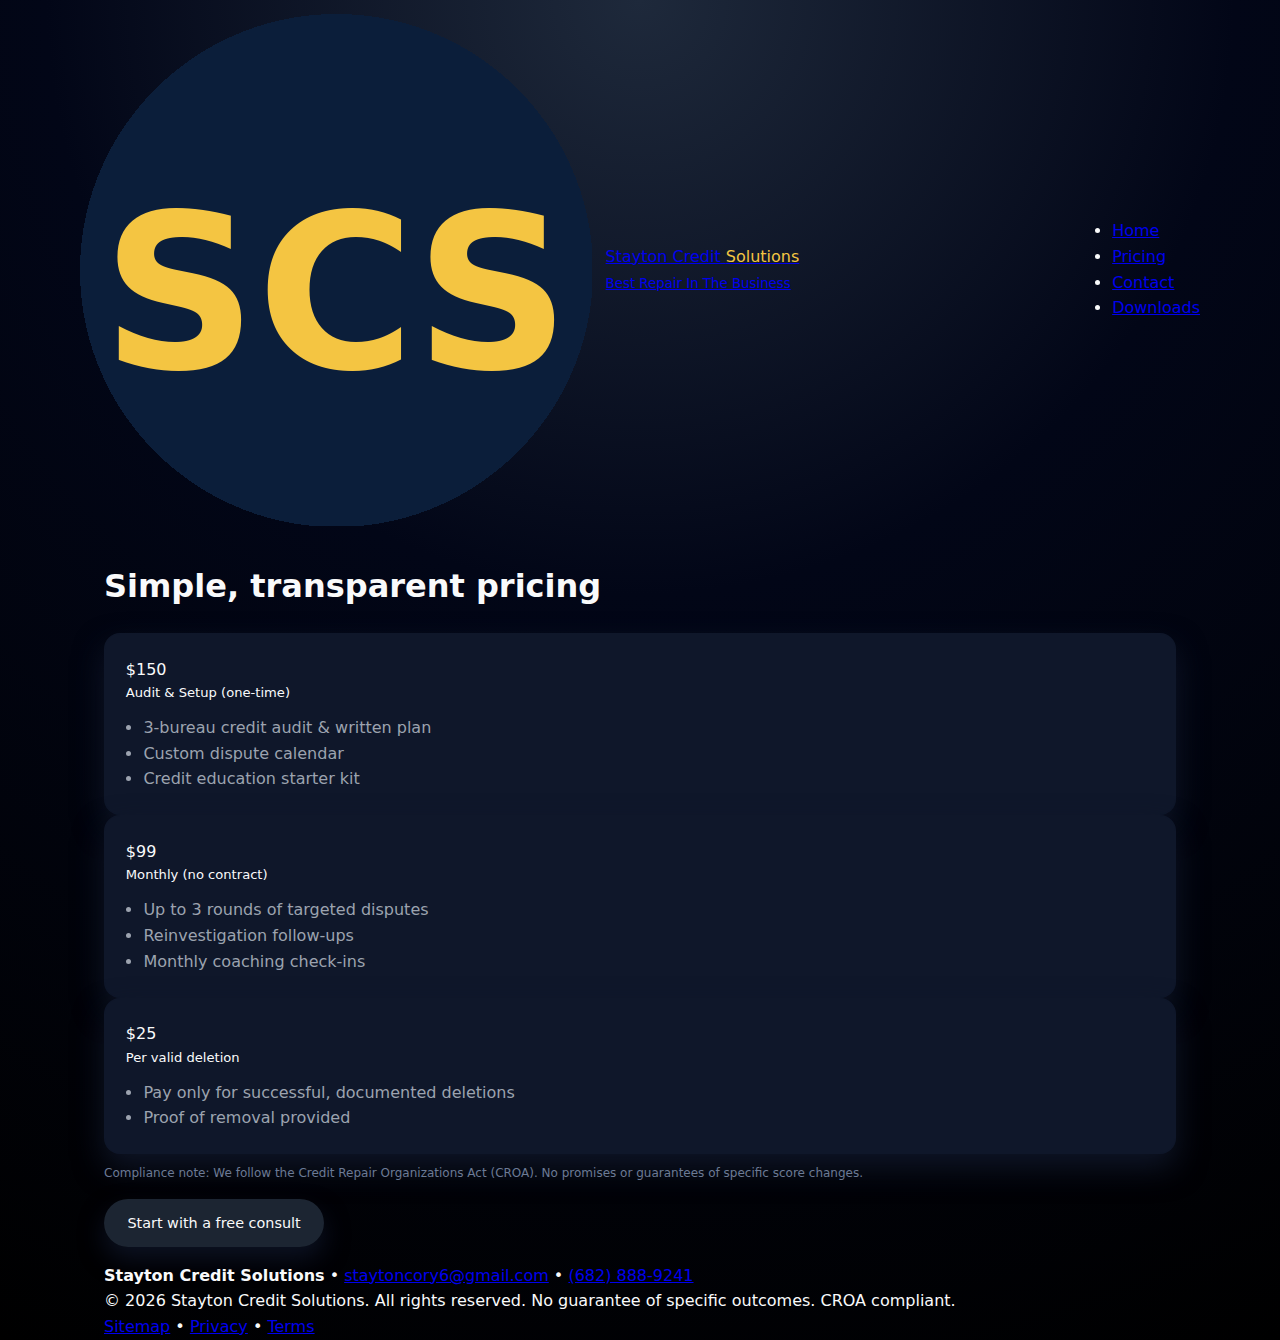
<file: pricing.html>
<!DOCTYPE html>
<html lang="en">
<head>
<meta charset="utf-8" />
<meta name="viewport" content="width=device-width, initial-scale=1" />
<title>Pricing — Stayton Credit Solutions</title>
<meta name="description" content="Simple, transparent pricing for credit audits, monthly service, and per-deletion options." />
<link rel="canonical" href="https://staytoncory6.github.io/StaytonCreditSolution/
<link rel="icon" href="favicon.ico" />
<link rel="stylesheet" href="styles.css" />
<meta property="og:type" content="website" />
<meta property="og:title" content="Pricing — Stayton Credit Solutions" />
<meta property="og:description" content="Simple, transparent pricing for credit audits, monthly service, and per-deletion options." />
<meta property="og:url" content="https://your-github-pages-url.example/pricing.html" />
<meta property="og:image" content="https://your-github-pages-url.example/og-image.png" />
<meta name="twitter:card" content="summary_large_image" />
<meta name="theme-color" content="#0b1e3a" />
<link rel="manifest" href="manifest.webmanifest" />
<script type="application/ld+json">
{
  "@context": "https://schema.org",
  "@type": "LocalBusiness",
  "name": "Stayton Credit Solutions",
  "image": "https://your-github-pages-url.example/logo.png",
  "telephone": "+16828889241",
  "email": "staytoncory6@gmail.com",
  "slogan": "Best Repair In The Business",
  "address": {
    "@type": "PostalAddress",
    "streetAddress": "8500 Harwood Rd",
    "addressLocality": "North Richland Hills",
    "addressRegion": "TX",
    "postalCode": "76180",
    "addressCountry": "US"
  },
  "url": "https://your-github-pages-url.example/",
  "priceRange": "$$"
}
</script>
</head>
<body>
<header role="banner">
  <div class="container nav" aria-label="Top Bar">
    <a class="brand" href="index.html" aria-label="Stayton Credit Solutions home">
      <img src="logo.png" alt="Stayton Credit Solutions logo" />
      <div>
        <div>Stayton Credit <span style="color:#f4c542">Solutions</span></div>
        <small>Best Repair In The Business</small>
      </div>
    </a>
    <nav aria-label="Primary">
      <ul>
        <li><a href="index.html" >Home</a></li>
        <li><a href="pricing.html" aria-current="page">Pricing</a></li>
        <li><a href="contact.html" >Contact</a></li>
        <li><a href="downloads.html"  class="cta">Downloads</a></li>
      </ul>
    </nav>
  </div>
</header>
<main class="container" id="pricing" aria-labelledby="p-title">
  <section>
    <h1 id="p-title">Simple, transparent pricing</h1>
    <div class="pricing">
      <article class="card price" aria-label="Audit & Setup">
        <div class="head">
          <div class="big">$150</div><div class="small">Audit & Setup (one-time)</div>
        </div>
        <ul>
          <li>3-bureau credit audit & written plan</li>
          <li>Custom dispute calendar</li>
          <li>Credit education starter kit</li>
        </ul>
      </article>
      <article class="card price" aria-label="Monthly Service">
        <div class="head">
          <div class="big">$99</div><div class="small">Monthly (no contract)</div>
        </div>
        <ul>
          <li>Up to 3 rounds of targeted disputes</li>
          <li>Reinvestigation follow-ups</li>
          <li>Monthly coaching check-ins</li>
        </ul>
      </article>
      <article class="card price" aria-label="Per-Deletion">
        <div class="head">
          <div class="big">$25</div><div class="small">Per valid deletion</div>
        </div>
        <ul>
          <li>Pay only for successful, documented deletions</li>
          <li>Proof of removal provided</li>
        </ul>
      </article>
    </div>
    <p style="color:#6c7a95; font-size:12px; margin-top:10px">
      Compliance note: We follow the Credit Repair Organizations Act (CROA). No promises or guarantees of specific score changes.
    </p>
    <p><a class="btn secondary" href="contact.html">Start with a free consult</a></p>
  </section>
</main>
<footer role="contentinfo">
  <div class="container sub">
    <div>
      <strong>Stayton Credit Solutions</strong> • <a href="mailto:staytoncory6@gmail.com">staytoncory6@gmail.com</a> • <a href="tel:+16828889241">(682) 888-9241</a>
      <div class="legal">© <span id="year">2025</span> Stayton Credit Solutions. All rights reserved. No guarantee of specific outcomes. CROA compliant.</div>
    </div>
    <div>
      <a href="sitemap.xml">Sitemap</a> • <a href="privacy.html" aria-label="Privacy policy">Privacy</a> • <a href="terms.html" aria-label="Terms of service">Terms</a>
    </div>
  </div>
</footer>
<script src="script.js" defer></script>
</body>
</html>
</file>
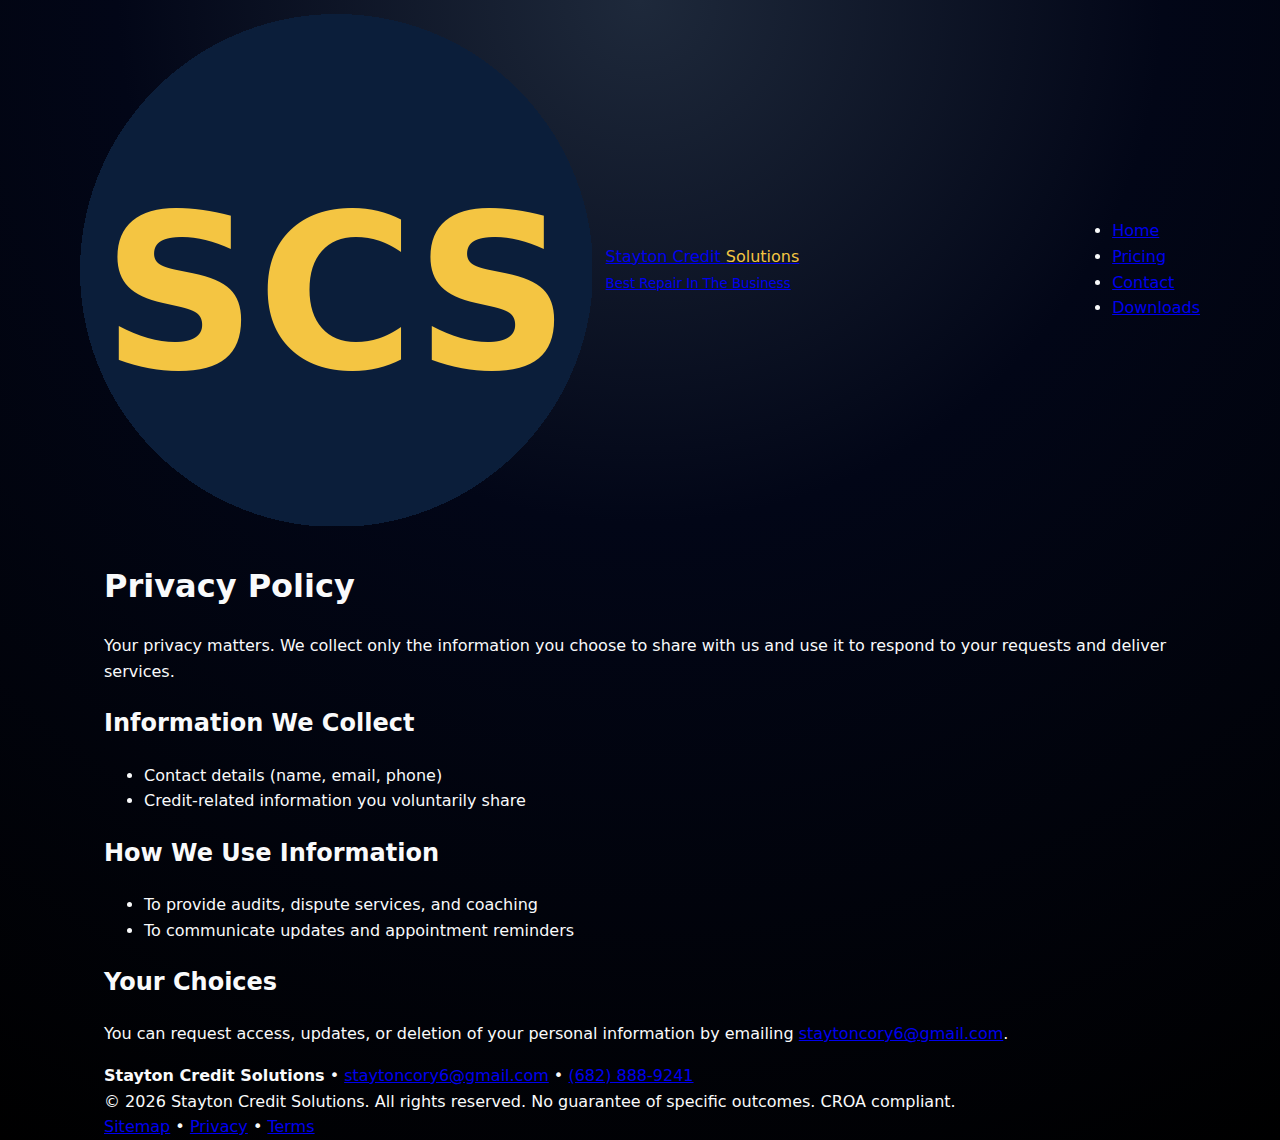
<file: privacy.html>
<!DOCTYPE html>
<html lang="en">
<head>
<meta charset="utf-8" />
<meta name="viewport" content="width=device-width, initial-scale=1" />
<title>Privacy Policy — Stayton Credit Solutions</title>
<meta name="description" content="Privacy policy for Stayton Credit Solutions." />
<link rel="canonical" href="https://your-github-pages-url.example/privacy.html" />
<link rel="icon" href="favicon.ico" />
<link rel="stylesheet" href="styles.css" />
<meta property="og:type" content="website" />
<meta property="og:title" content="Privacy Policy — Stayton Credit Solutions" />
<meta property="og:description" content="Privacy policy for Stayton Credit Solutions." />
<meta property="og:url" content="https://your-github-pages-url.example/privacy.html" />
<meta property="og:image" content="https://your-github-pages-url.example/og-image.png" />
<meta name="twitter:card" content="summary_large_image" />
<meta name="theme-color" content="#0b1e3a" />
<link rel="manifest" href="manifest.webmanifest" />
<script type="application/ld+json">
{
  "@context": "https://schema.org",
  "@type": "LocalBusiness",
  "name": "Stayton Credit Solutions",
  "image": "https://your-github-pages-url.example/logo.png",
  "telephone": "+16828889241",
  "email": "staytoncory6@gmail.com",
  "slogan": "Best Repair In The Business",
  "address": {
    "@type": "PostalAddress",
    "streetAddress": "8500 Harwood Rd",
    "addressLocality": "North Richland Hills",
    "addressRegion": "TX",
    "postalCode": "76180",
    "addressCountry": "US"
  },
  "url": "https://your-github-pages-url.example/",
  "priceRange": "$$"
}
</script>
</head>
<body>
<header role="banner">
  <div class="container nav" aria-label="Top Bar">
    <a class="brand" href="index.html" aria-label="Stayton Credit Solutions home">
      <img src="logo.png" alt="Stayton Credit Solutions logo" />
      <div>
        <div>Stayton Credit <span style="color:#f4c542">Solutions</span></div>
        <small>Best Repair In The Business</small>
      </div>
    </a>
    <nav aria-label="Primary">
      <ul>
        <li><a href="index.html" >Home</a></li>
        <li><a href="pricing.html" >Pricing</a></li>
        <li><a href="contact.html" >Contact</a></li>
        <li><a href="downloads.html"  class="cta">Downloads</a></li>
      </ul>
    </nav>
  </div>
</header>
<main class="container">
  <section>
    <h1>Privacy Policy</h1>
    <p>Your privacy matters. We collect only the information you choose to share with us and use it to respond to your requests and deliver services.</p>
    <h2>Information We Collect</h2>
    <ul>
      <li>Contact details (name, email, phone)</li>
      <li>Credit-related information you voluntarily share</li>
    </ul>
    <h2>How We Use Information</h2>
    <ul>
      <li>To provide audits, dispute services, and coaching</li>
      <li>To communicate updates and appointment reminders</li>
    </ul>
    <h2>Your Choices</h2>
    <p>You can request access, updates, or deletion of your personal information by emailing <a href="mailto:staytoncory6@gmail.com">staytoncory6@gmail.com</a>.</p>
  </section>
</main>
<footer role="contentinfo">
  <div class="container sub">
    <div>
      <strong>Stayton Credit Solutions</strong> • <a href="mailto:staytoncory6@gmail.com">staytoncory6@gmail.com</a> • <a href="tel:+16828889241">(682) 888-9241</a>
      <div class="legal">© <span id="year">2025</span> Stayton Credit Solutions. All rights reserved. No guarantee of specific outcomes. CROA compliant.</div>
    </div>
    <div>
      <a href="sitemap.xml">Sitemap</a> • <a href="privacy.html" aria-label="Privacy policy">Privacy</a> • <a href="terms.html" aria-label="Terms of service">Terms</a>
    </div>
  </div>
</footer>
<script src="script.js" defer></script>
</body>
</html>
</file>
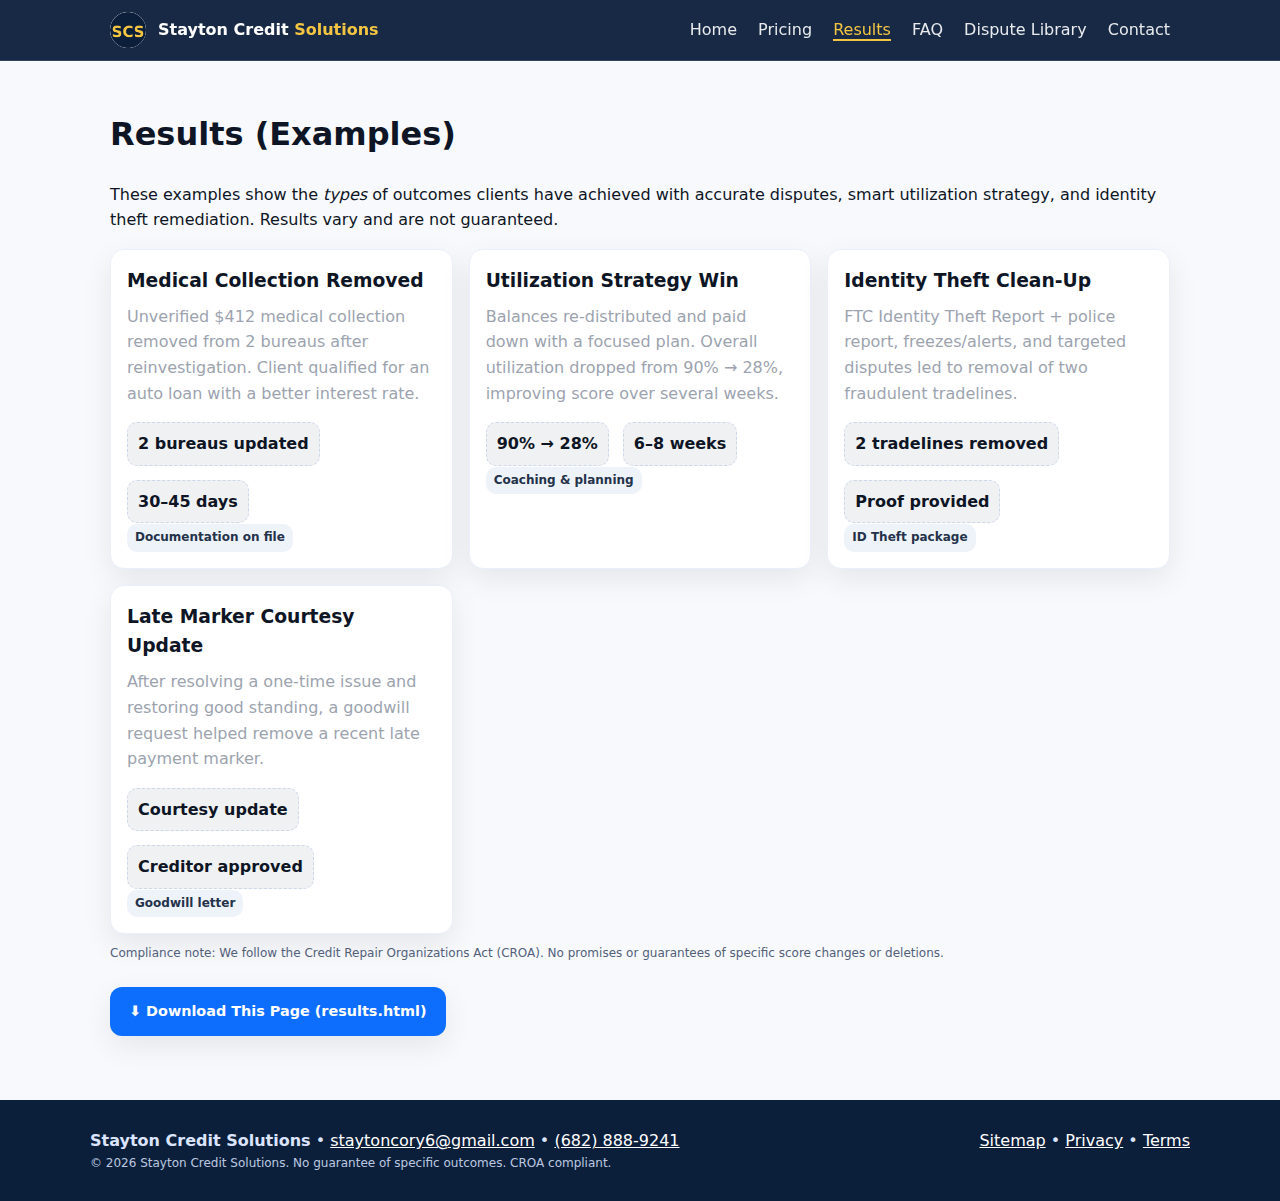
<file: results.html>
<!DOCTYPE html>
<html lang="en">
<head>
  <!-- Meta / SEO -->
  <meta charset="utf-8" />
  <meta name="viewport" content="width=device-width, initial-scale=1" />
  <title>Results — Stayton Credit Solutions</title>
  <meta name="description" content="Realistic examples of results after compliant disputes and score coaching. No guarantees—just what’s possible with solid strategy." />
 <link rel="canonical" href="https://staytoncory6-hash.github.io/StaytonCreditSolutionsApp/

  <!-- Open Graph -->
  <meta property="og:type" content="website" />
  <meta property="og:title" content="Results — Stayton Credit Solutions" />
  <meta property="og:description" content="Examples of outcomes from legal credit disputes, utilization strategy, and identity theft remediation." />
  <meta property="og:image" content="og-image.png" />

  <!-- Brand assets -->
  <link rel="icon" href="favicon.ico" />
  <link rel="stylesheet" href="styles.css" />

  <style>
    /* Page-specific light styling (works even if styles.css is missing) */
    :root{--navy:#0b1e3a;--gold:#f4c542;--ink:#0e1525}
    body{margin:0;font-family:system-ui,-apple-system,Segoe UI,Roboto,Arial,sans-serif;color:var(--ink);background:#f7f9fc}
    .nav{max-width:1100px;margin:0 auto;padding:12px 20px;display:flex;align-items:center;justify-content:space-between}
    header{position:sticky;top:0;z-index:1000;background:rgba(11,30,58,.95);border-bottom:1px solid rgba(255,255,255,.12)}
    header a{color:#fff;text-decoration:none}
    .brand{display:flex;align-items:center;gap:12px;font-weight:800}
    .brand img{height:36px;width:36px;border-radius:50%;object-fit:cover;background:#fff}
    nav a{margin-left:16px;opacity:.9}
    nav a:hover, nav a[aria-current="page"]{opacity:1;border-bottom:2px solid var(--gold)}
    .wrap{max-width:1100px;margin:0 auto;padding:48px 20px}
    h1{margin-top:0}
    .grid{display:grid;grid-template-columns:repeat(auto-fit,minmax(280px,1fr));gap:16px}
    .card{background:#fff;border:1px solid #eaf0fb;border-radius:14px;padding:16px;box-shadow:0 10px 30px rgba(0,0,0,.08)}
    .stats{display:flex;gap:14px;flex-wrap:wrap;margin-top:10px}
    .stat{background:#0b1e3a10;border:1px dashed #cdd7ea;border-radius:10px;padding:8px 10px;font-weight:700}
    .tag{display:inline-block;background:#eef2f9;color:#24324a;padding:4px 8px;border-radius:10px;font-size:12px;font-weight:700}
    .btn{display:inline-flex;align-items:center;gap:8px;padding:12px 18px;border-radius:12px;font-weight:700;border:1px solid transparent;cursor:pointer;box-shadow:0 10px 30px rgba(0,0,0,.08)}
    .btn.blue{background:#0d6efd;color:#fff}
    .note{color:#52607a;font-size:12px;margin-top:10px}
    footer{background:#0b1e3a;color:#dbe4ff;padding:28px 20px}
    footer a{color:#fff}
    .sub{max-width:1100px;margin:0 auto;display:flex;justify-content:space-between;flex-wrap:wrap;gap:10px}
    .legal{font-size:12px;opacity:.85}
  </style>
</head>
<body>

  <!-- Header / Navigation -->
  <header role="banner">
    <div class="nav" aria-label="Top Bar">
      <a class="brand" href="index.html" aria-label="Stayton Credit Solutions home">
        <img src="logo.png" alt="Stayton Credit Solutions logo" />
        <span>Stayton Credit <span style="color:var(--gold)">Solutions</span></span>
      </a>
      <nav aria-label="Primary">
        <a href="index.html">Home</a>
        <a href="pricing.html">Pricing</a>
        <a href="results.html" aria-current="page" style="color:#f4c542">Results</a>
        <a href="faq.html">FAQ</a>
        <a href="library.html">Dispute Library</a>
        <a href="contact.html">Contact</a>
      </nav>
    </div>
  </header>

  <!-- Main -->
  <main class="wrap" id="top">
    <h1>Results (Examples)</h1>
    <p class="lead">These examples show the <em>types</em> of outcomes clients have achieved with accurate disputes, smart utilization strategy, and identity theft remediation. Results vary and are not guaranteed.</p>

    <section class="grid" aria-label="Case studies">

      <article class="card">
        <h3>Medical Collection Removed</h3>
        <p>Unverified $412 medical collection removed from 2 bureaus after reinvestigation. Client qualified for an auto loan with a better interest rate.</p>
        <div class="stats">
          <span class="stat">2 bureaus updated</span>
          <span class="stat">30–45 days</span>
        </div>
        <span class="tag">Documentation on file</span>
      </article>

      <article class="card">
        <h3>Utilization Strategy Win</h3>
        <p>Balances re-distributed and paid down with a focused plan. Overall utilization dropped from 90% → 28%, improving score over several weeks.</p>
        <div class="stats">
          <span class="stat">90% → 28%</span>
          <span class="stat">6–8 weeks</span>
        </div>
        <span class="tag">Coaching &amp; planning</span>
      </article>

      <article class="card">
        <h3>Identity Theft Clean-Up</h3>
        <p>FTC Identity Theft Report + police report, freezes/alerts, and targeted disputes led to removal of two fraudulent tradelines.</p>
        <div class="stats">
          <span class="stat">2 tradelines removed</span>
          <span class="stat">Proof provided</span>
        </div>
        <span class="tag">ID Theft package</span>
      </article>

      <article class="card">
        <h3>Late Marker Courtesy Update</h3>
        <p>After resolving a one-time issue and restoring good standing, a goodwill request helped remove a recent late payment marker.</p>
        <div class="stats">
          <span class="stat">Courtesy update</span>
          <span class="stat">Creditor approved</span>
        </div>
        <span class="tag">Goodwill letter</span>
      </article>

    </section>

    <p class="note">Compliance note: We follow the Credit Repair Organizations Act (CROA). No promises or guarantees of specific score changes or deletions.</p>

    <!-- Download -->
    <p style="margin-top:24px;">
      <a class="btn blue" href="results.html" download>⬇ Download This Page (results.html)</a>
    </p>
  </main>

  <!-- Footer -->
  <footer role="contentinfo">
    <div class="sub">
      <div>
        <strong>Stayton Credit Solutions</strong> •
        <a href="mailto:staytoncory6@gmail.com">staytoncory6@gmail.com</a> •
        <a href="tel:+16828889241">(682) 888-9241</a>
        <div class="legal">© <span id="year"></span> Stayton Credit Solutions. No guarantee of specific outcomes. CROA compliant.</div>
      </div>
      <div>
        <a href="sitemap.xml">Sitemap</a> • <a href="privacy.html">Privacy</a> • <a href="terms.html">Terms</a>
      </div>
    </div>
  </footer>

  <script>
    // Auto year
    document.getElementById('year').textContent = new Date().getFullYear();
  </script>
</body>
</html>
</file>
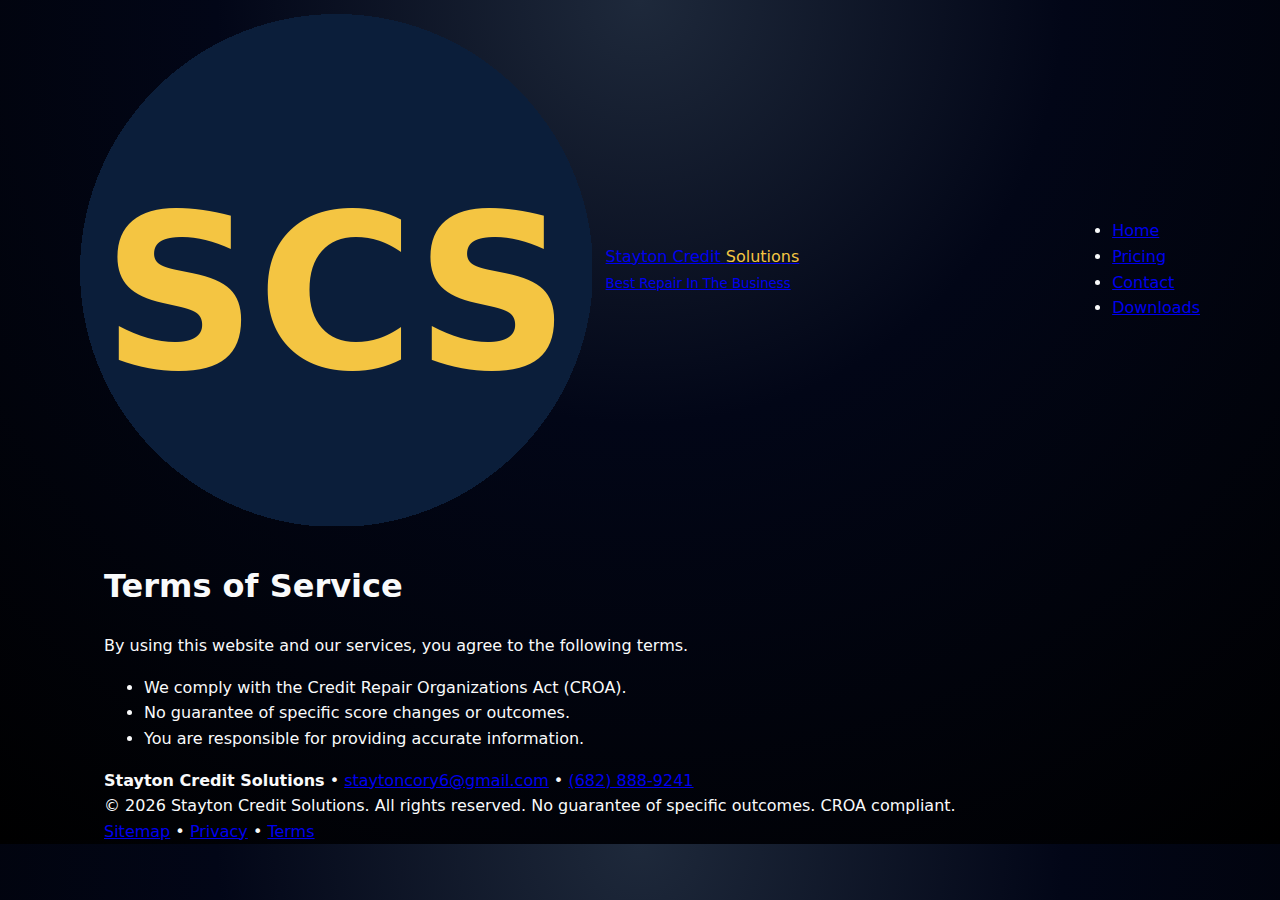
<file: terms.html>
<!DOCTYPE html>
<html lang="en">
<head>
<meta charset="utf-8" />
<meta name="viewport" content="width=device-width, initial-scale=1" />
<title>Terms of Service — Stayton Credit Solutions</title>
<meta name="description" content="Terms of service for using Stayton Credit Solutions." />
<link rel="canonical" href="https://your-github-pages-url.example/terms.html" />
<link rel="icon" href="favicon.ico" />
<link rel="stylesheet" href="styles.css" />
<meta property="og:type" content="website" />
<meta property="og:title" content="Terms of Service — Stayton Credit Solutions" />
<meta property="og:description" content="Terms of service for using Stayton Credit Solutions." />
<meta property="og:url" content="https://your-github-pages-url.example/terms.html" />
<meta property="og:image" content="https://your-github-pages-url.example/og-image.png" />
<meta name="twitter:card" content="summary_large_image" />
<meta name="theme-color" content="#0b1e3a" />
<link rel="manifest" href="manifest.webmanifest" />
<script type="application/ld+json">
{
  "@context": "https://schema.org",
  "@type": "LocalBusiness",
  "name": "Stayton Credit Solutions",
  "image": "https://your-github-pages-url.example/logo.png",
  "telephone": "+16828889241",
  "email": "staytoncory6@gmail.com",
  "slogan": "Best Repair In The Business",
  "address": {
    "@type": "PostalAddress",
    "streetAddress": "8500 Harwood Rd",
    "addressLocality": "North Richland Hills",
    "addressRegion": "TX",
    "postalCode": "76180",
    "addressCountry": "US"
  },
  "url": "https://your-github-pages-url.example/",
  "priceRange": "$$"
}
</script>
</head>
<body>
<header role="banner">
  <div class="container nav" aria-label="Top Bar">
    <a class="brand" href="index.html" aria-label="Stayton Credit Solutions home">
      <img src="logo.png" alt="Stayton Credit Solutions logo" />
      <div>
        <div>Stayton Credit <span style="color:#f4c542">Solutions</span></div>
        <small>Best Repair In The Business</small>
      </div>
    </a>
    <nav aria-label="Primary">
      <ul>
        <li><a href="index.html" >Home</a></li>
        <li><a href="pricing.html" >Pricing</a></li>
        <li><a href="contact.html" >Contact</a></li>
        <li><a href="downloads.html"  class="cta">Downloads</a></li>
      </ul>
    </nav>
  </div>
</header>
<main class="container">
  <section>
    <h1>Terms of Service</h1>
    <p>By using this website and our services, you agree to the following terms.</p>
    <ul>
      <li>We comply with the Credit Repair Organizations Act (CROA).</li>
      <li>No guarantee of specific score changes or outcomes.</li>
      <li>You are responsible for providing accurate information.</li>
    </ul>
  </section>
</main>
<footer role="contentinfo">
  <div class="container sub">
    <div>
      <strong>Stayton Credit Solutions</strong> • <a href="mailto:staytoncory6@gmail.com">staytoncory6@gmail.com</a> • <a href="tel:+16828889241">(682) 888-9241</a>
      <div class="legal">© <span id="year">2025</span> Stayton Credit Solutions. All rights reserved. No guarantee of specific outcomes. CROA compliant.</div>
    </div>
    <div>
      <a href="sitemap.xml">Sitemap</a> • <a href="privacy.html" aria-label="Privacy policy">Privacy</a> • <a href="terms.html" aria-label="Terms of service">Terms</a>
    </div>
  </div>
</footer>
<script src="script.js" defer></script>
</body>
</html>
</file>
<file: styles.css>
/* ========= BASE ========= */
*,
*::before,
*::after {
  box-sizing: border-box;
}

:root {
  --bg: #050816;
  --bg-alt: #0d1725;
  --card: #0f172a;
  --accent: #38bdf8;
  --accent-soft: rgba(56, 189, 248, 0.12);
  --text: #f9fafb;
  --muted: #9ca3af;
  --border: #1f2933;
  --danger: #f97373;
  --radius-lg: 16px;
  --radius-xl: 24px;
  --shadow-soft: 0 18px 40px rgba(15, 23, 42, 0.7);
}

html,
body {
  margin: 0;
  padding: 0;
  font-family: system-ui, -apple-system, BlinkMacSystemFont, "SF Pro Text",
    "Segoe UI", sans-serif;
  background: radial-gradient(circle at top, #1e293b 0, #020617 40%, #000 100%);
  color: var(--text);
  line-height: 1.6;
}

/* ========= LAYOUT ========= */
.container {
  width: 100%;
  max-width: 1120px;
  margin: 0 auto;
  padding: 0 1.5rem;
}

.section {
  padding: 4.5rem 0;
}

.section-alt {
  background: linear-gradient(180deg, #020617 0, #020617 20%, #030712 100%);
}

.section-header {
  text-align: left;
  margin-bottom: 2.5rem;
}

.section-header h2 {
  font-size: 1.9rem;
  margin: 0 0 0.5rem;
}

.section-header p {
  margin: 0;
  color: var(--muted);
}

.center {
  text-align: center;
}

/* ========= HEADER / NAV ========= */
.site-header {
  position: sticky;
  top: 0;
  z-index: 20;
  background: linear-gradient(180deg, #020617 0, rgba(2, 6, 23, 0.9) 60%, transparent 100%);
  backdrop-filter: blur(20px);
  border-bottom: 1px solid rgba(15, 23, 42, 0.8);
}

.nav {
  display: flex;
  align-items: center;
  justify-content: space-between;
  padding: 0.85rem 0;
}

.brand {
  display: flex;
  align-items: center;
  gap: 0.85rem;
}

.brand-logo {
  width: 40px;
  height: 40px;
  border-radius: 999px;
  background: radial-gradient(circle at 20% 20%, #38bdf8, #0ea5e9 45%, #020617 100%);
  display: flex;
  align-items: center;
  justify-content: center;
  border: 1px solid rgba(148, 163, 184, 0.6);
  box-shadow: 0 0 18px rgba(56, 189, 248, 0.6);
}

.brand-initials {
  font-weight: 800;
  letter-spacing: 0.07em;
  font-size: 0.8rem;
  color: #e5f7ff;
}

.brand-text {
  display: flex;
  flex-direction: column;
}

.brand-name {
  font-weight: 600;
  font-size: 1rem;
  letter-spacing: 0.03em;
}

.brand-tagline {
  font-size: 0.78rem;
  color: var(--muted);
}

.main-nav {
  display: flex;
  gap: 1.5rem;
  align-items: center;
  font-size: 0.9rem;
}

.main-nav a {
  text-decoration: none;
  color: var(--muted);
  transition: color 0.15s ease, transform 0.15s ease;
}

.main-nav a:hover {
  color: var(--accent);
  transform: translateY(-1px);
}

.nav-phone {
  padding: 0.4rem 0.95rem;
  border-radius: 999px;
  border: 1px solid rgba(148, 163, 184, 0.7);
  color: var(--text) !important;
}

/* ========= HERO ========= */
.hero {
  padding: 2.75rem 0 3.5rem;
}

.hero-grid {
  display: grid;
  grid-template-columns: minmax(0, 1.5fr) minmax(0, 1.1fr);
  gap: 2rem;
  align-items: center;
}

.hero-eyebrow {
  text-transform: uppercase;
  letter-spacing: 0.14em;
  color: var(--accent);
  font-size: 0.75rem;
  margin-bottom: 0.5rem;
}

.hero h1 {
  font-size: 2.4rem;
  margin: 0 0 0.75rem;
}

.hero-subtitle {
  margin: 0 0 1.5rem;
  color: var(--muted);
}

.hero-actions {
  display: flex;
  flex-wrap: wrap;
  gap: 0.75rem;
  margin-bottom: 0.75rem;
}

.hero-note {
  margin: 0.25rem 0;
  color: var(--muted);
  font-size: 0.88rem;
}

.hero-note.small {
  font-size: 0.8rem;
}

.hero-note a {
  color: var(--accent);
  text-decoration: none;
}

/* ========= BUTTONS ========= */
.btn {
  display: inline-flex;
  align-items: center;
  justify-content: center;
  padding: 0.7rem 1.4rem;
  border-radius: 999px;
  border: 1px solid transparent;
  background: rgba(31, 41, 55, 0.9);
  color: var(--text);
  font-size: 0.9rem;
  font-weight: 500;
  text-decoration: none;
  cursor: pointer;
  transition: background 0.15s ease, transform 0.15s ease, box-shadow 0.15s ease;
  box-shadow: 0 12px 24px rgba(15, 23, 42, 0.8);
}

.btn.primary {
  background: linear-gradient(135deg, #0ea5e9, #38bdf8);
  box-shadow: 0 18px 35px rgba(56, 189, 248, 0.7);
}

.btn.outline {
  background: transparent;
  border-color: rgba(148, 163, 184, 0.9);
}

.btn.full {
  width: 100%;
}

.btn:hover {
  transform: translateY(-2px);
}

/* ========= HERO SIDE CARD ========= */
.hero-card {
  background: radial-gradient(circle at top, #0b1120, #020617);
  border-radius: var(--radius-xl);
  border: 1px solid rgba(148, 163, 184, 0.4);
  padding: 1.5rem 1.4rem;
  box-shadow: var(--shadow-soft);
}

.hero-card h2 {
  margin-top: 0;
  margin-bottom: 0.5rem;
  font-size: 1.2rem;
}

.muted {
  color: var(--muted);
}

.chat-bubble {
  margin: 1rem 0;
  padding: 0.9rem 1rem;
  border-radius: 0.9rem;
  background: var(--accent-soft);
  border: 1px solid rgba(56, 189, 248, 0.5);
  font-size: 0.85rem;
}

/* ========= INPUTS ========= */
.input,
.contact-form input,
.contact-form select,
.contact-form textarea,
.ask-ai-box textarea {
  width: 100%;
  border-radius: 10px;
  border: 1px solid rgba(148, 163, 184, 0.7);
  background: rgba(15, 23, 42, 0.8);
  color: var(--text);
  padding: 0.65rem 0.8rem;
  font-size: 0.9rem;
  outline: none;
  resize: vertical;
}

.input:focus,
.contact-form input:focus,
.contact-form select:focus,
.contact-form textarea:focus {
  border-color: var(--accent);
  box-shadow: 0 0 0 1px rgba(56, 189, 248, 0.4);
}

/* ========= CARDS & GRIDS ========= */
.card-grid {
  display: grid;
  grid-template-columns: repeat(auto-fit, minmax(230px, 1fr));
  gap: 1.5rem;
}

.card-grid.four {
  grid-template-columns: repeat(auto-fit, minmax(210px, 1fr));
}

.card {
  background: var(--card);
  border-radius: var(--radius-lg);
  padding: 1.4rem 1.3rem;
  border: 1px solid rgba(15, 23, 42, 0.85);
  box-shadow: 0 14px 30px rgba(15, 23, 42, 0.9);
}

.card h3 {
  margin-top: 0;
  margin-bottom: 0.5rem;
}

.card p {
  margin-top: 0;
  color: var(--muted);
}

.card ul {
  margin: 0.75rem 0 0;
  padding-left: 1.1rem;
  color: var(--muted);
}

/* ========= PRICING ========= */
.pricing-grid {
  display: grid;
  grid-template-columns: repeat(auto-fit, minmax(230px, 1fr));
  gap: 1.8rem;
}

.price-card {
  background: var(--card);
  border-radius: var(--radius-lg);
  padding: 1.7rem 1.5rem;
  border: 1px solid rgba(15, 23, 42, 0.9);
  position: relative;
}

.price-card.highlight {
  border-color: var(--accent);
  box-shadow: 0 18px 40px rgba(56, 189, 248, 0.45);
}

.price-amount {
  font-size: 2rem;
  font-weight: 700;
  margin-bottom: 0.3rem;
}

.price-card h3 {
  margin: 0 0 0.9rem;
}

.price-card ul {
  margin: 0;
  padding-left: 1rem;
  color: var(--muted);
  font-size: 0.9rem;
}

.label {
  font-size: 0.75rem;
  text-transform: uppercase;
  letter-spacing: 0.12em;
  color: var(--muted);
}

/* ========= FAQ ========= */
.faq-list {
  display: grid;
  gap: 1rem;
}

details {
  background: var(--card);
  border-radius: 12px;
  border: 1px solid rgba(15, 23, 42, 0.9);
  padding: 0.75rem 0.9rem;
}

summary {
  cursor: pointer;
  list-style: none;
}

summary::-webkit-details-marker {
  display: none;
}

summary::after {
  content: "＋";
  float: right;
  color: var(--muted);
}

details[open] summary::after {
  content: "–";
}

details p {
  margin: 0.6rem 0 0.2rem;
  color: var(--muted);
}

/* ========= ASK AI ========= */
.ask-ai-box {
  max-width: 640px;
  margin: 0 auto 1rem;
  display: flex;
  flex-direction: column;
  gap: 0.8rem;
}

/* ========= CONTACT ========= */
.contact-grid {
  display: grid;
  grid-template-columns: minmax(0, 1.4fr) minmax(0, 1fr);
  gap: 2rem;
}

.contact-form {
  display: grid;
  gap: 0.9rem;
}

.contact-form label {
  font-size: 0.85rem;
  display: flex;
  flex-direction: column;
  gap: 0.25rem;
}

.contact-info {
  background: var(--card);
  border-radius: var(--radius-lg);
  padding: 1.5rem 1.4rem;
  border: 1px solid rgba(15, 23, 42, 0.9);
  box-shadow: var(--shadow-soft);
}

.contact-info h3 {
  margin-top: 0;
}

.link {
  color: var(--accent);
  text-decoration: none;
}

.link:hover {
  text-decoration: underline;
}

/* ========= FOOTER ========= */
.site-footer {
  border-top: 1px solid rgba(15, 23, 42, 0.9);
  padding: 1.5rem 0 2rem;
}

.footer-flex {
  display: flex;
  flex-direction: column;
  gap: 0.6rem;
  font-size: 0.8rem;
  color: var(--muted);
}

/* ========= SMALL TEXT ========= */
.small {
  font-size: 0.82rem;
}

/* ========= RESPONSIVE ========= */
@media (max-width: 840px) {
  .hero-grid {
    grid-template-columns: minmax(0, 1fr);
  }

  .hero {
    padding-top: 1.6rem;
  }

  .main-nav {
    display: none; /* simple: hide nav on tiny screens for now */
  }

  .contact-grid {
    grid-template-columns: minmax(0, 1fr);
  }
}
</file>
<file: style.css>
/* =========================
   GLOBAL RESET + BASE
========================= */
*,
*::before,
*::after {
  box-sizing: border-box;
  margin: 0;
  padding: 0;
}

html,
body {
  height: 100%;
}

body {
  font-family: system-ui, -apple-system, BlinkMacSystemFont, "Segoe UI", sans-serif;
  background: radial-gradient(circle at top, #0B3A70 0, #02152F 40%, #010712 100%);
  color: #FFFFFF;
  line-height: 1.6;
}

.container {
  width: 100%;
  max-width: 1100px;
  margin: 0 auto;
  padding: 1.5rem;
}

/* =========================
   HEADER + NAV
========================= */
header {
  background: linear-gradient(90deg, #02152F, #0B3A70);
  border-bottom: 1px solid rgba(192, 196, 204, 0.2);
  box-shadow: 0 4px 12px rgba(0, 0, 0, 0.4);
}

.header-inner {
  display: flex;
  align-items: center;
  justify-content: space-between;
  gap: 1.25rem;
}

.brand {
  display: flex;
  align-items: center;
  gap: 0.75rem;
}

.brand-logo {
  width: 52px;
  height: 52px;
  border-radius: 50%;
  border: 2px solid #C0C4CC;
  object-fit: cover;
  background: #010712;
}

.brand-text {
  display: flex;
  flex-direction: column;
}

.brand-name {
  font-weight: 700;
  font-size: 1.2rem;
  letter-spacing: 0.05em;
  text-transform: uppercase;
}

.brand-tagline {
  font-size: 0.85rem;
  color: #C0C4CC;
}

/* NAV */
nav {
  display: flex;
  gap: 1rem;
}

nav a {
  font-size: 0.95rem;
  text-decoration: none;
  color: #C0C4CC;
  padding: 0.55rem 0.85rem;
  border-radius: 999px;
  border: 1px solid transparent;
  transition: all 0.2s ease;
}

nav a:hover,
nav a:focus {
  color: #FFFFFF;
  border-color: #C0C4CC;
  background: rgba(11, 58, 112, 0.6);
}

/* Mobile nav */
@media (max-width: 720px) {
  .header-inner {
    flex-direction: column;
    align-items: flex-start;
  }

  nav {
    width: 100%;
    flex-wrap: wrap;
  }
}

/* =========================
   HERO SECTION
========================= */
.hero {
  padding: 3rem 0 2rem;
}

.hero-grid {
  display: grid;
  grid-template-columns: minmax(0, 3fr) minmax(0, 2fr);
  gap: 2rem;
  align-items: center;
}

.hero-title {
  font-size: clamp(2rem, 3vw, 2.6rem);
  font-weight: 800;
  line-height: 1.2;
}

.hero-title .highlight {
  color: #C0C4CC;
}

.hero-subtitle {
  margin-top: 0.9rem;
  color: #E4E7EE;
  max-width: 32rem;
}

.hero-badges {
  margin-top: 1.1rem;
  display: flex;
  flex-wrap: wrap;
  gap: 0.6rem;
}

.hero-badge {
  font-size: 0.8rem;
  padding: 0.3rem 0.7rem;
  border-radius: 999px;
  border: 1px solid rgba(192, 196, 204, 0.4);
  color: #C0C4CC;
  background: rgba(2, 21, 47, 0.6);
}

.hero-actions {
  margin-top: 1.6rem;
  display: flex;
  flex-wrap: wrap;
  gap: 0.8rem;
}

/* Buttons */
.btn {
  display: inline-flex;
  align-items: center;
  justify-content: center;
  padding: 0.7rem 1.3rem;
  border-radius: 999px;
  font-size: 0.95rem;
  font-weight: 600;
  text-decoration: none;
  cursor: pointer;
  border: 1px solid transparent;
  transition: all 0.2s ease;
}

.btn-primary {
  background: linear-gradient(135deg, #0B3A70, #00A0FF);
  color: #FFFFFF;
  box-shadow: 0 10px 25px rgba(0, 0, 0, 0.45);
}

.btn-primary:hover {
  transform: translateY(-1px);
  box-shadow: 0 14px 30px rgba(0, 0, 0, 0.55);
}

.btn-outline {
  background: transparent;
  color: #C0C4CC;
  border-color: rgba(192, 196, 204, 0.5);
}

.btn-outline:hover {
  background: rgba(11, 58, 112, 0.65);
  color: #FFFFFF;
}

/* HERO RIGHT / CARD */
.hero-card {
  background: radial-gradient(circle at top left, #0B3A70, #02152F 60%, #010712 100%);
  border-radius: 1.25rem;
  padding: 1.4rem 1.6rem;
  border: 1px solid rgba(192, 196, 204, 0.25);
  box-shadow: 0 16px 40px rgba(0, 0, 0, 0.65);
}

.hero-card-title {
  font-size: 1rem;
  font-weight: 600;
  margin-bottom: 0.5rem;
}

.hero-card-subtitle {
  font-size: 0.8rem;
  color: #C0C4CC;
  margin-bottom: 1rem;
}

/* HERO FORM */
.hero-form .form-group {
  margin-bottom: 0.9rem;
}

.hero-snapshot-btn {
  width: 100%;
  margin-top: 0.5rem;
}

.snapshot-output {
  margin-top: 0.9rem;
  font-size: 0.85rem;
  color: #E4E7EE;
}

/* =========================
   FORM / INPUTS
========================= */
.form-group {
  margin-bottom: 1rem;
}

label {
  font-size: 0.85rem;
  color: #C0C4CC;
  display: block;
  margin-bottom: 0.25rem;
}

input,
select,
textarea {
  width: 100%;
  padding: 0.55rem 0.7rem;
  border-radius: 0.55rem;
  border: 1px solid rgba(192, 196, 204, 0.55);
  background: rgba(1, 7, 18, 0.9);
  color: #FFFFFF;
  font-size: 0.9rem;
  outline: none;
  transition: border-color 0.18s ease, box-shadow 0.18s ease, background 0.18s ease;
}

input::placeholder,
textarea::placeholder {
  color: #8B93A1;
}

input:focus,
select:focus,
textarea:focus {
  border-color: #00A0FF;
  box-shadow: 0 0 0 1px rgba(0, 160, 255, 0.4);
  background: rgba(1, 7, 18, 0.95);
}

/* =========================
   SECTIONS / CARDS
========================= */
.section {
  margin-top: 2.5rem;
}

.section-title {
  font-size: 1.2rem;
  font-weight: 700;
  margin-bottom: 0.8rem;
}

.section-subtitle {
  font-size: 0.9rem;
  color: #C0C4CC;
  margin-bottom: 1.4rem;
}

.card-grid {
  display: grid;
  grid-template-columns: repeat(auto-fit, minmax(230px, 1fr));
  gap: 1.25rem;
}

.card {
  background: rgba(1, 7, 18, 0.9);
  border-radius: 1rem;
  padding: 1rem 1.1rem;
  border: 1px solid rgba(192, 196, 204, 0.22);
  box-shadow: 0 10px 28px rgba(0, 0, 0, 0.6);
}

.card-header {
  display: flex;
  align-items: center;
  justify-content: space-between;
  margin-bottom: 0.4rem;
}

.card-title {
  font-size: 0.95rem;
  font-weight: 600;
}

.card-pill {
  font-size: 0.7rem;
  padding: 0.2rem 0.55rem;
  border-radius: 999px;
  border: 1px solid rgba(192, 196, 204, 0.4);
  color: #C0C4CC;
}

.card-body {
  font-size: 0.85rem;
  color: #E4E7EE;
  margin-top: 0.4rem;
}

/* =========================
   ASK AI / CHAT BOX
========================= */
.ask-ai {
  margin-top: 2rem;
  padding: 1.2rem 1.3rem;
  border-radius: 1rem;
  background: linear-gradient(135deg, rgba(11, 58, 112, 0.9), rgba(2, 21, 47, 0.95));
  border: 1px solid rgba(192, 196, 204, 0.35);
  box-shadow: 0 12px 32px rgba(0, 0, 0, 0.7);
}

.ask-ai-header {
  display: flex;
  align-items: center;
  justify-content: space-between;
  margin-bottom: 0.6rem;
}

.ask-ai-title {
  font-weight: 600;
  font-size: 1rem;
}

.ask-ai-status {
  font-size: 0.75rem;
  color: #C0C4CC;
}

/* Chat area */
.ask-ai-messages {
  margin-top: 0.5rem;
  max-height: 260px;
  overflow-y: auto;
  padding-right: 0.3rem;
}

.ai-message {
  font-size: 0.85rem;
  line-height: 1.5;
  padding: 0.6rem 0.8rem;
  border-radius: 0.7rem;
  margin-bottom: 0.45rem;
  white-space: pre-wrap;
}

.ai-message.user {
  background: rgba(1, 7, 18, 0.9);
  border: 1px solid rgba(192, 196, 204, 0.35);
  text-align: right;
}

.ai-message.bot {
  background: rgba(192, 196, 204, 0.08);
  border: 1px solid rgba(192, 196, 204, 0.18);
}

.ai-message.typing {
  font-style: italic;
  opacity: 0.8;
}

/* Input row */
.ask-ai-input-row {
  margin-top: 0.6rem;
  display: flex;
  gap: 0.6rem;
}

.ask-ai-input-row input {
  flex: 1;
}

.ask-ai-input-row button {
  white-space: nowrap;
}

/* =========================
   FOOTER
========================= */
footer {
  margin-top: 3rem;
  padding: 1.5rem 0 2rem;
  border-top: 1px solid rgba(192, 196, 204, 0.18);
  color: #8B93A1;
  font-size: 0.8rem;
  text-align: center;
  background: radial-gradient(circle at bottom, #0B3A70 0, #02152F 40%, #010712 100%);
}

/* =========================
   RESPONSIVE
========================= */
@media (max-width: 900px) {
  .hero-grid {
    grid-template-columns: 1fr;
  }

  .hero-card {
    order: -1;
  }
}
</file>
